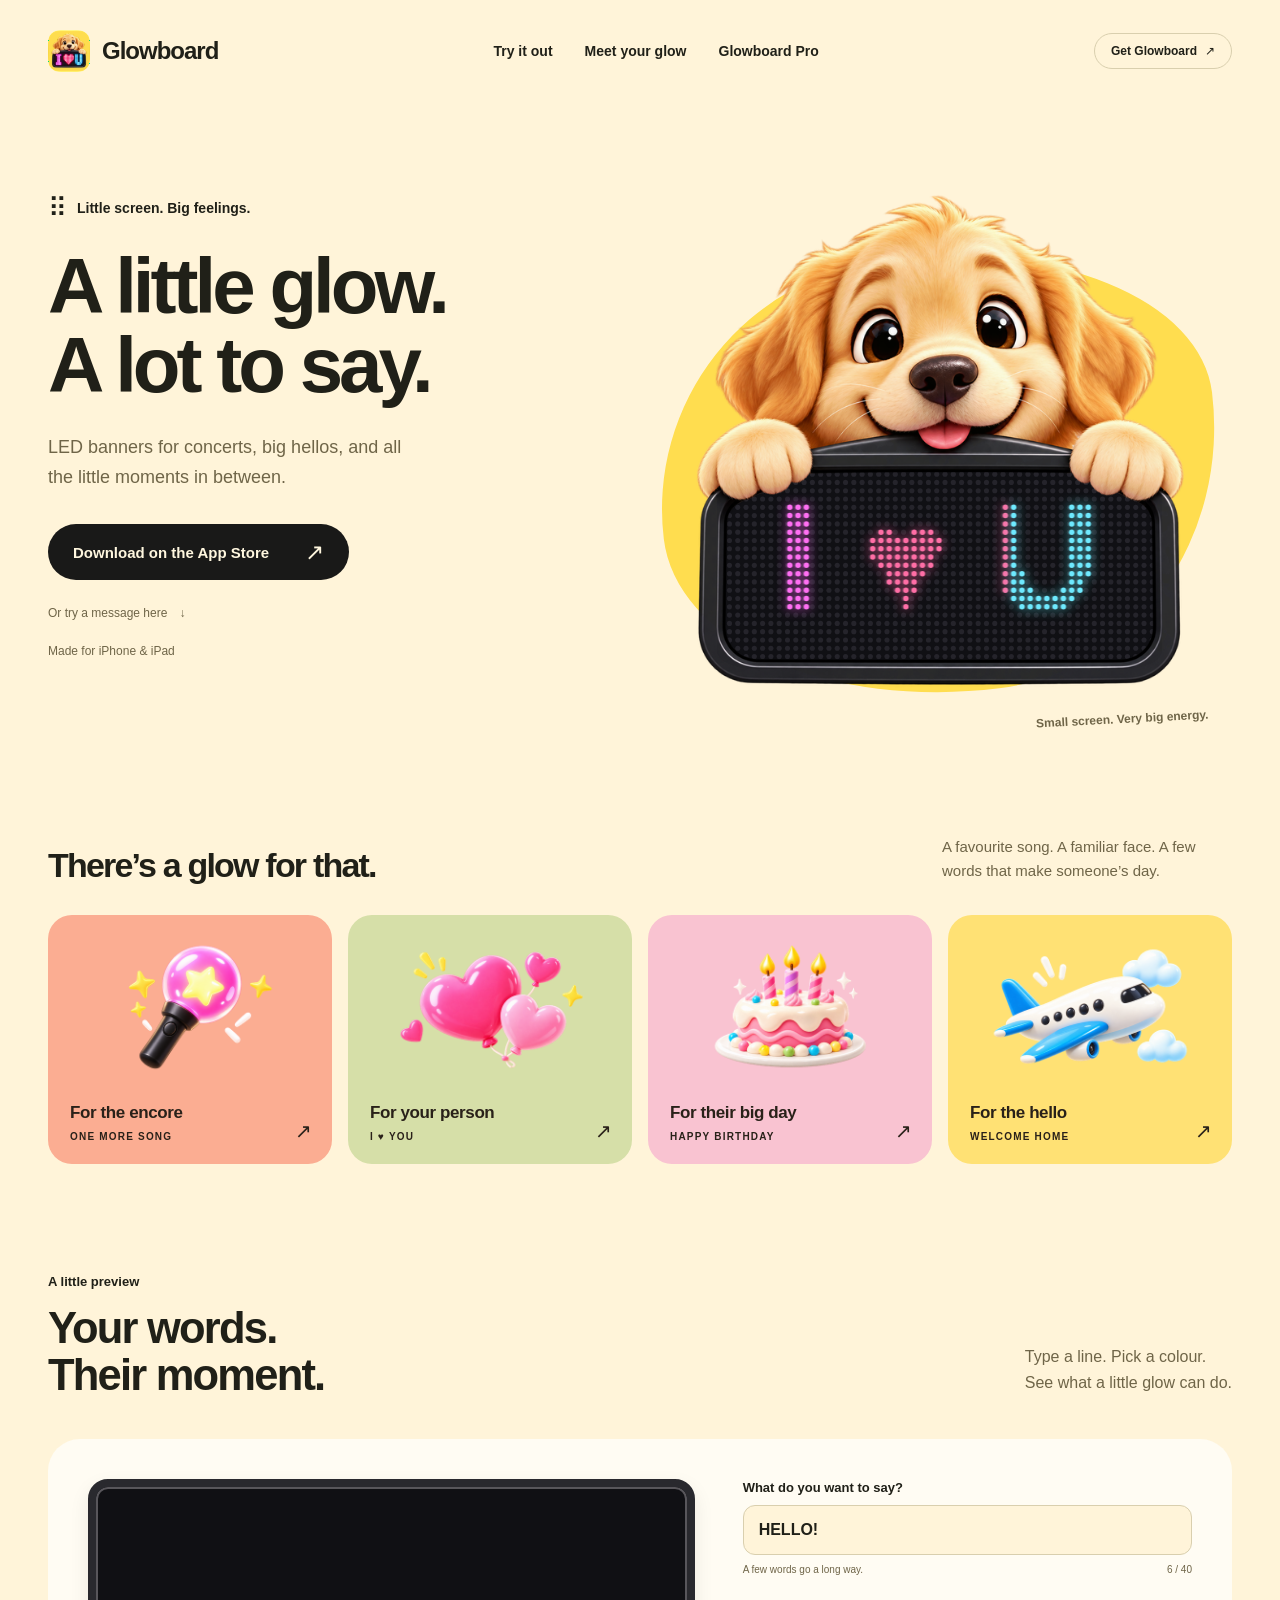
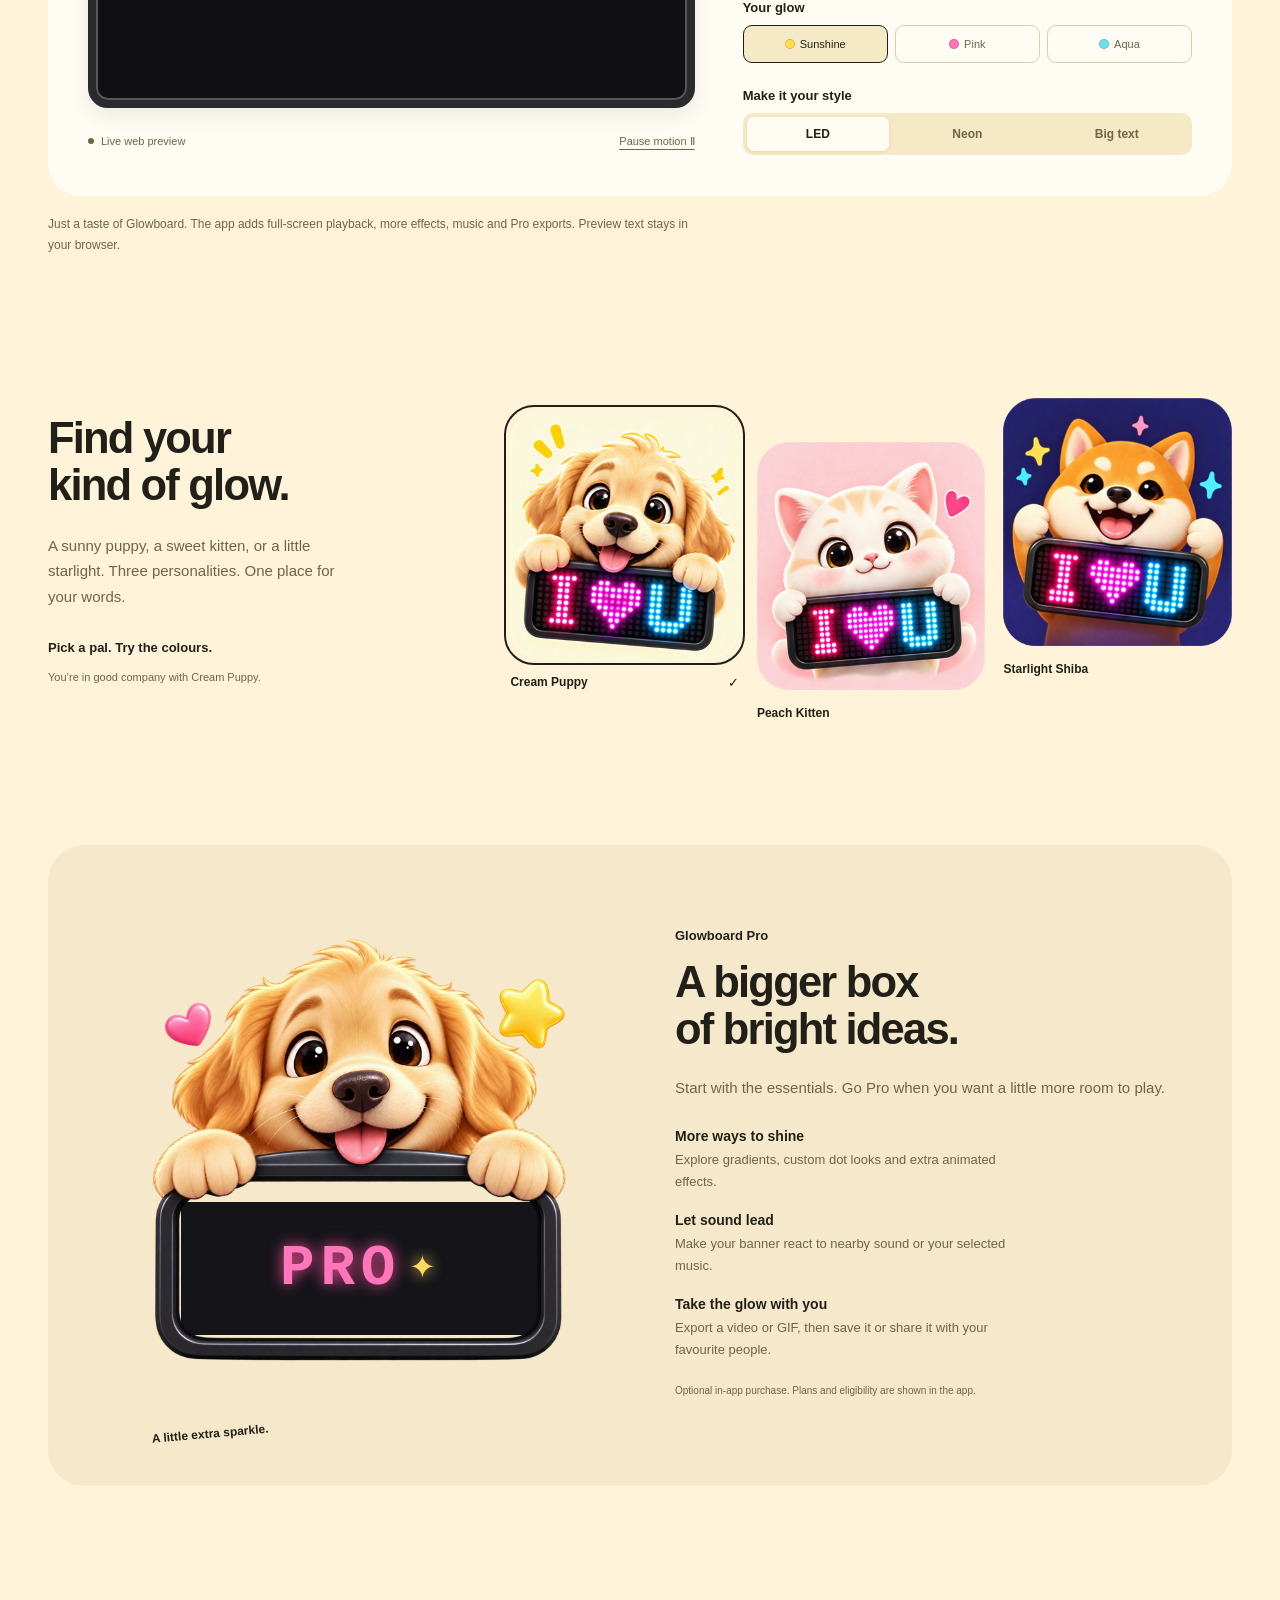
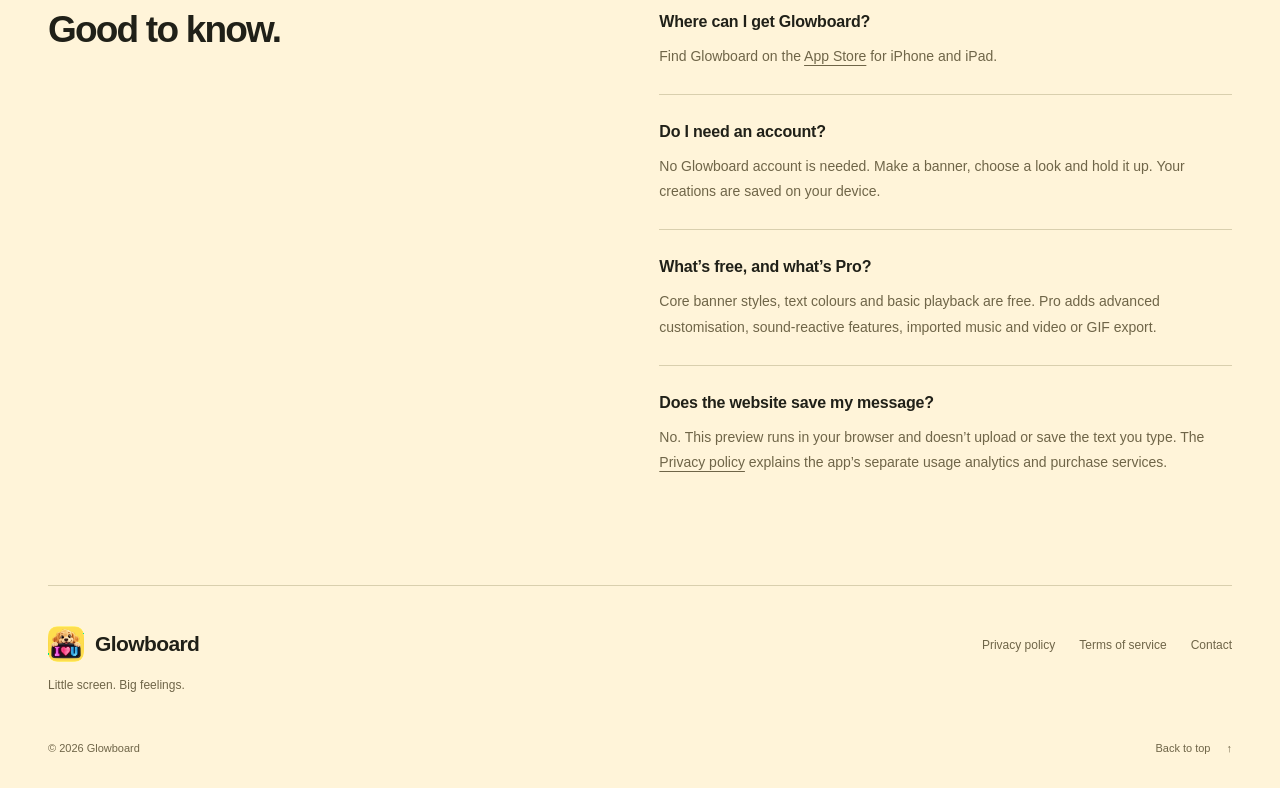
<file: public/index.html>
<!doctype html>
<html lang="en">
<head>
  <meta charset="utf-8">
  <meta name="viewport" content="width=device-width, initial-scale=1">
  <meta name="description" content="A little glow. A lot to say. Meet Glowboard, a playful LED banner app for iPhone and iPad. Try a message, find your favourite theme, and make it shine.">
  <meta name="theme-color" content="#fff4d9">
  <meta property="og:type" content="website">
  <meta property="og:title" content="Glowboard — A little glow. A lot to say.">
  <meta property="og:description" content="LED banners for concerts, big hellos, and the little moments in between. Make your message glow with Glowboard for iPhone and iPad.">
  <meta property="og:url" content="https://vonzen.github.io/Glowboard/">
  <meta property="og:image" content="https://vonzen.github.io/Glowboard/assets/theme-cream.png">
  <meta name="twitter:card" content="summary">
  <title>Glowboard — LED banners with a little personality</title>
  <link rel="canonical" href="https://vonzen.github.io/Glowboard/">
  <link rel="icon" href="assets/app-icon.png" type="image/png">
  <link rel="stylesheet" href="assets/site.css">
  <link rel="stylesheet" href="assets/landing.css">
  <script src="assets/landing.js" defer></script>
</head>
<body class="landing-page" data-theme="cream">
  <a class="skip-link" href="#main">Skip to content</a>
  <header class="landing-header wide-container">
    <a class="brand" href="./" aria-label="Glowboard home"><img src="assets/app-icon.png" width="42" height="42" alt=""><span>Glowboard</span></a>
    <nav aria-label="Main navigation">
      <a href="#playground">Try it out</a>
      <a href="#themes">Meet your glow</a>
      <a href="#pro">Glowboard Pro</a>
    </nav>
    <a class="availability" href="https://apps.apple.com/app/id6822701782">Get Glowboard <span aria-hidden="true">↗</span></a>
  </header>
  <main id="main">
    <section class="hero wide-container" aria-labelledby="hero-title">
      <div class="hero-copy">
        <p class="hero-kicker"><span class="tiny-dots" aria-hidden="true">⠿</span> Little screen. Big feelings.</p>
        <h1 id="hero-title">A little glow.<br> A lot to say.</h1>
        <p class="hero-description">LED banners for concerts, big hellos, and all the little moments in between.</p>
        <a class="primary-button" href="https://apps.apple.com/app/id6822701782">Download on the App Store <span aria-hidden="true">↗</span></a>
        <a class="try-link" href="#playground">Or try a message here <span aria-hidden="true">↓</span></a>
        <p class="platform-note">Made for iPhone &amp; iPad</p>
      </div>
      <figure class="hero-art">
        <div class="mascot-board">
          <div class="mascot-screen board-surface">
            <span class="banner-fallback" aria-hidden="true">I ♥ U</span>
            <canvas data-board="hero" data-text="I ♥ U" role="img" aria-label="Live LED banner illustration: I love you">I love you</canvas>
          </div>
          <img id="hero-mascot" class="mascot-image" src="assets/mascot-cream.png" width="720" height="720" alt="A golden puppy holding your glowing message" fetchpriority="high">
        </div>
        <figcaption>Small screen. Very big energy.</figcaption>
      </figure>
    </section>

    <section class="moments wide-container" aria-labelledby="moments-title">
      <div class="section-intro">
        <h2 id="moments-title">There’s a glow for that.</h2>
        <p>A favourite song. A familiar face. A few words that make someone’s day.</p>
      </div>
      <div class="moment-grid">
        <a class="moment-card concert" href="#playground" data-message="ONE MORE SONG" data-preset-color="aqua">
          <img src="assets/scene-concert.png" width="426" height="276" alt="" loading="lazy">
          <span class="moment-copy"><strong>For the encore</strong><span>ONE MORE SONG</span></span><span class="moment-arrow" aria-hidden="true">↗</span>
        </a>
        <a class="moment-card love" href="#playground" data-message="I ♥ YOU" data-preset-color="pink">
          <img src="assets/scene-love.png" width="426" height="276" alt="" loading="lazy">
          <span class="moment-copy"><strong>For your person</strong><span>I ♥ YOU</span></span><span class="moment-arrow" aria-hidden="true">↗</span>
        </a>
        <a class="moment-card birthday" href="#playground" data-message="HAPPY BIRTHDAY" data-preset-color="pink">
          <img src="assets/scene-birthday.png" width="426" height="276" alt="" loading="lazy">
          <span class="moment-copy"><strong>For their big day</strong><span>HAPPY BIRTHDAY</span></span><span class="moment-arrow" aria-hidden="true">↗</span>
        </a>
        <a class="moment-card airport" href="#playground" data-message="WELCOME HOME" data-preset-color="sunshine">
          <img src="assets/scene-airport.png" width="426" height="276" alt="" loading="lazy">
          <span class="moment-copy"><strong>For the hello</strong><span>WELCOME HOME</span></span><span class="moment-arrow" aria-hidden="true">↗</span>
        </a>
      </div>
    </section>

    <section class="playground wide-container" id="playground" aria-labelledby="playground-title">
      <div class="playground-heading">
        <div><p class="section-label">A little preview</p><h2 id="playground-title">Your words.<br> Their moment.</h2></div>
        <p>Type a line. Pick a colour.<br> See what a little glow can do.</p>
      </div>
      <div class="playground-panel">
        <div class="demo-display">
          <div class="demo-board board-surface">
            <span class="banner-fallback" aria-hidden="true">HELLO!</span>
            <canvas data-board="playground" data-text="HELLO!" role="img" aria-label="LED banner preview: HELLO!">HELLO!</canvas>
          </div>
          <div class="display-caption"><span><span class="status-dot" aria-hidden="true"></span> Live web preview</span><button class="motion-button" id="motion-toggle" type="button" aria-pressed="false" hidden>Pause motion <span aria-hidden="true">Ⅱ</span></button></div>
        </div>
        <div class="demo-controls" id="demo-controls" hidden>
          <div class="message-field">
            <label for="message">What do you want to say?</label>
            <input id="message" name="message" value="HELLO!" maxlength="40" autocomplete="off" spellcheck="false" aria-describedby="message-hint message-count">
            <div class="input-meta"><span id="message-hint">A few words go a long way.</span><span id="message-count">6 / 40</span></div>
          </div>
          <fieldset><legend>Your glow</legend><div class="colour-options">
            <button type="button" class="colour-choice sunshine" data-color="sunshine" aria-pressed="true"><span aria-hidden="true"></span>Sunshine</button>
            <button type="button" class="colour-choice pink" data-color="pink" aria-pressed="false"><span aria-hidden="true"></span>Pink</button>
            <button type="button" class="colour-choice aqua" data-color="aqua" aria-pressed="false"><span aria-hidden="true"></span>Aqua</button>
          </div></fieldset>
          <fieldset><legend>Make it your style</legend><div class="style-options">
            <button type="button" data-style="led" aria-pressed="true">LED</button>
            <button type="button" data-style="neon" aria-pressed="false">Neon</button>
            <button type="button" data-style="big" aria-pressed="false">Big text</button>
          </div></fieldset>
        </div>
        <noscript><p class="no-script">Enable JavaScript to try the interactive preview. You can still explore Glowboard and its themes below.</p></noscript>
      </div>
      <p class="preview-note">Just a taste of Glowboard. The app adds full-screen playback, more effects, music and Pro exports. Preview text stays in your browser.</p>
      <p class="sr-only" id="preview-status" role="status" aria-live="polite"></p>
    </section>

    <section class="themes wide-container" id="themes" aria-labelledby="themes-title">
      <div class="theme-copy">
        <h2 id="themes-title">Find your<br> kind of glow.</h2>
        <p>A sunny puppy, a sweet kitten, or a little starlight. Three personalities. One place for your words.</p>
        <p class="theme-instruction">Pick a pal. Try the colours.</p>
        <p class="theme-current" id="theme-status" role="status">You’re in good company with Cream Puppy.</p>
      </div>
      <div class="theme-options" role="group" aria-label="Preview an interface theme">
        <button type="button" class="theme-choice" data-theme-choice="cream" aria-pressed="true" aria-label="Try the Cream Puppy theme" disabled>
          <span class="theme-image"><img src="assets/theme-cream.png" width="360" height="390" alt="Golden puppy with an I love you LED banner on a yellow background" loading="lazy"></span>
          <span class="theme-choice-label">Cream Puppy<span class="theme-check" aria-hidden="true">✓</span></span>
        </button>
        <button type="button" class="theme-choice" data-theme-choice="peach" aria-pressed="false" aria-label="Try the Peach Kitten theme" disabled>
          <span class="theme-image"><img src="assets/theme-peach.png" width="360" height="390" alt="Kitten with an I love you LED banner on a peach-pink background" loading="lazy"></span>
          <span class="theme-choice-label">Peach Kitten<span class="theme-check" aria-hidden="true">✓</span></span>
        </button>
        <button type="button" class="theme-choice" data-theme-choice="star" aria-pressed="false" aria-label="Try the Starlight Shiba theme" disabled>
          <span class="theme-image"><img src="assets/theme-star.png" width="360" height="390" alt="Shiba with an I love you LED banner on a starry purple background" loading="lazy"></span>
          <span class="theme-choice-label">Starlight Shiba<span class="theme-check" aria-hidden="true">✓</span></span>
        </button>
      </div>
    </section>

    <section class="pro-section wide-container" id="pro" aria-labelledby="pro-title">
      <div class="pro-art" aria-hidden="true">
        <div class="pro-illustration"><div class="pro-sign">PRO <span>✦</span></div><img src="assets/pro-puppy.png" width="720" height="720" alt="" loading="lazy"></div>
        <span class="pro-sticker">A little extra sparkle.</span>
      </div>
      <div class="pro-copy">
        <p class="section-label">Glowboard Pro</p>
        <h2 id="pro-title">A bigger box<br> of bright ideas.</h2>
        <p>Start with the essentials. Go Pro when you want a little more room to play.</p>
        <dl class="pro-features">
          <div><dt>More ways to shine</dt><dd>Explore gradients, custom dot looks and extra animated effects.</dd></div>
          <div><dt>Let sound lead</dt><dd>Make your banner react to nearby sound or your selected music.</dd></div>
          <div><dt>Take the glow with you</dt><dd>Export a video or GIF, then save it or share it with your favourite people.</dd></div>
        </dl>
        <p class="pro-note">Optional in-app purchase. Plans and eligibility are shown in the app.</p>
      </div>
    </section>

    <section class="questions wide-container" id="availability" aria-labelledby="questions-title">
      <h2 id="questions-title">Good to know.</h2>
      <dl class="question-list">
        <div><dt>Where can I get Glowboard?</dt><dd>Find Glowboard on the <a href="https://apps.apple.com/app/id6822701782">App Store</a> for iPhone and iPad.</dd></div>
        <div><dt>Do I need an account?</dt><dd>No Glowboard account is needed. Make a banner, choose a look and hold it up. Your creations are saved on your device.</dd></div>
        <div><dt>What’s free, and what’s Pro?</dt><dd>Core banner styles, text colours and basic playback are free. Pro adds advanced customisation, sound-reactive features, imported music and video or GIF export.</dd></div>
        <div><dt>Does the website save my message?</dt><dd>No. This preview runs in your browser and doesn’t upload or save the text you type. The <a href="privacypolicy/">Privacy policy</a> explains the app’s separate usage analytics and purchase services.</dd></div>
      </dl>
    </section>
  </main>
  <footer class="landing-footer wide-container">
    <div class="footer-brand-block"><a class="brand" href="./"><img src="assets/app-icon.png" width="36" height="36" alt=""><span>Glowboard</span></a><p>Little screen. Big feelings.</p></div>
    <nav class="footer-links" aria-label="Legal and support">
      <a href="privacypolicy/">Privacy policy</a>
      <a href="termsofservice/">Terms of service</a>
      <a href="mailto:vonzenappstudio@gmail.com">Contact</a>
    </nav>
    <div class="footer-bottom"><p>© 2026 Glowboard</p><a href="#main">Back to top <span aria-hidden="true">↑</span></a></div>
  </footer>
</body>
</html>
</file>
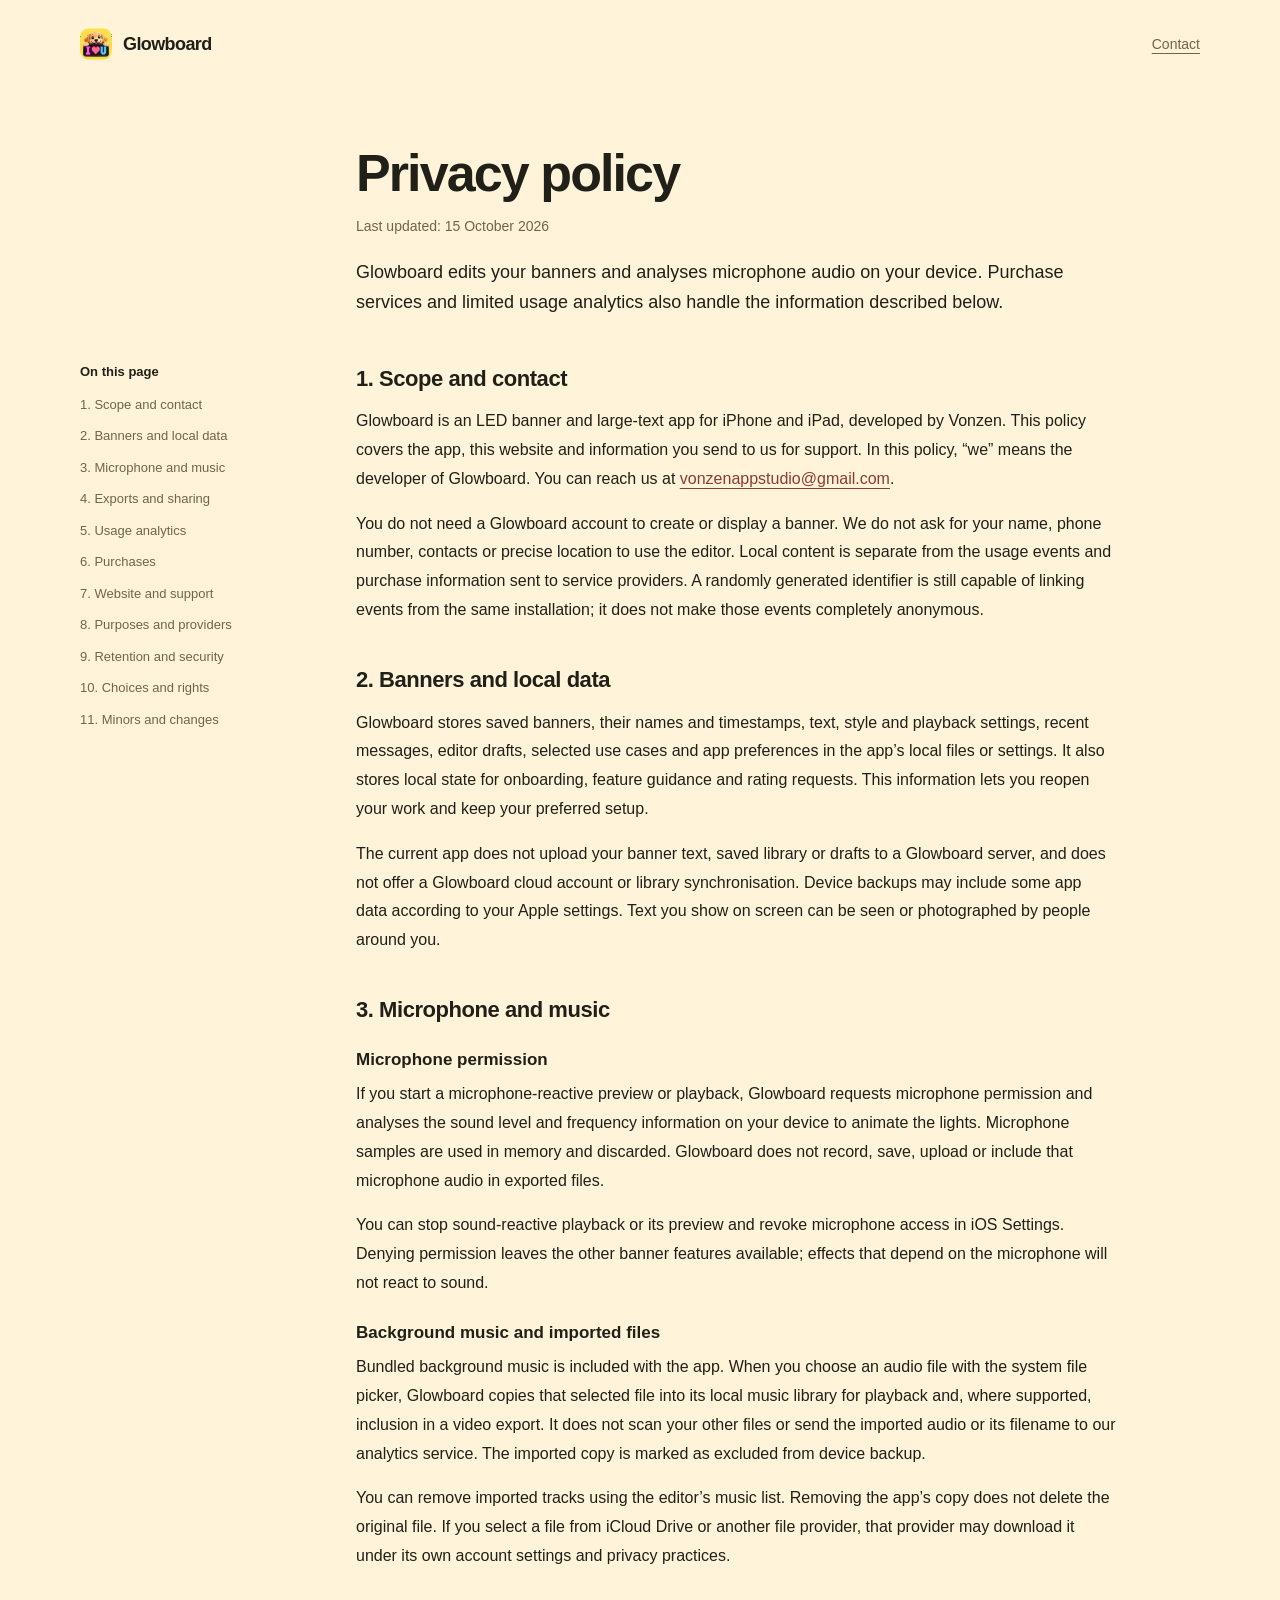
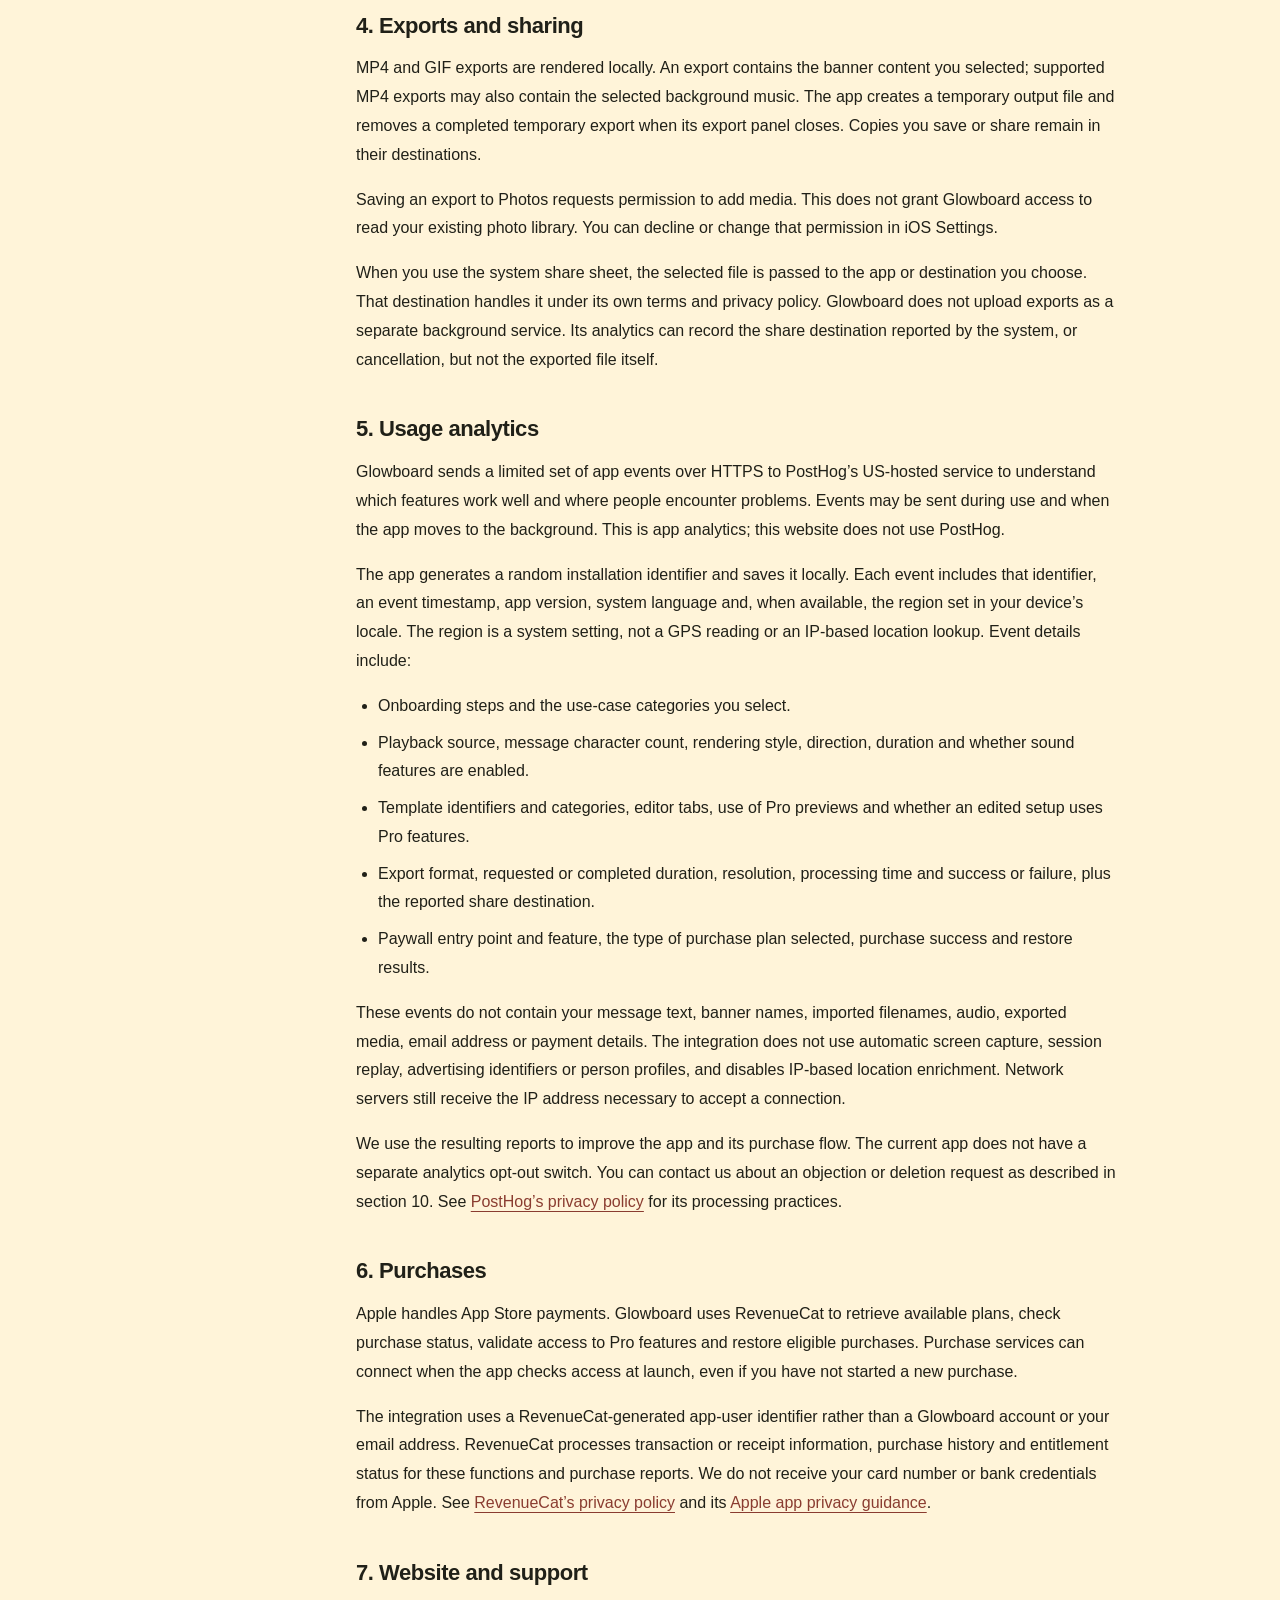
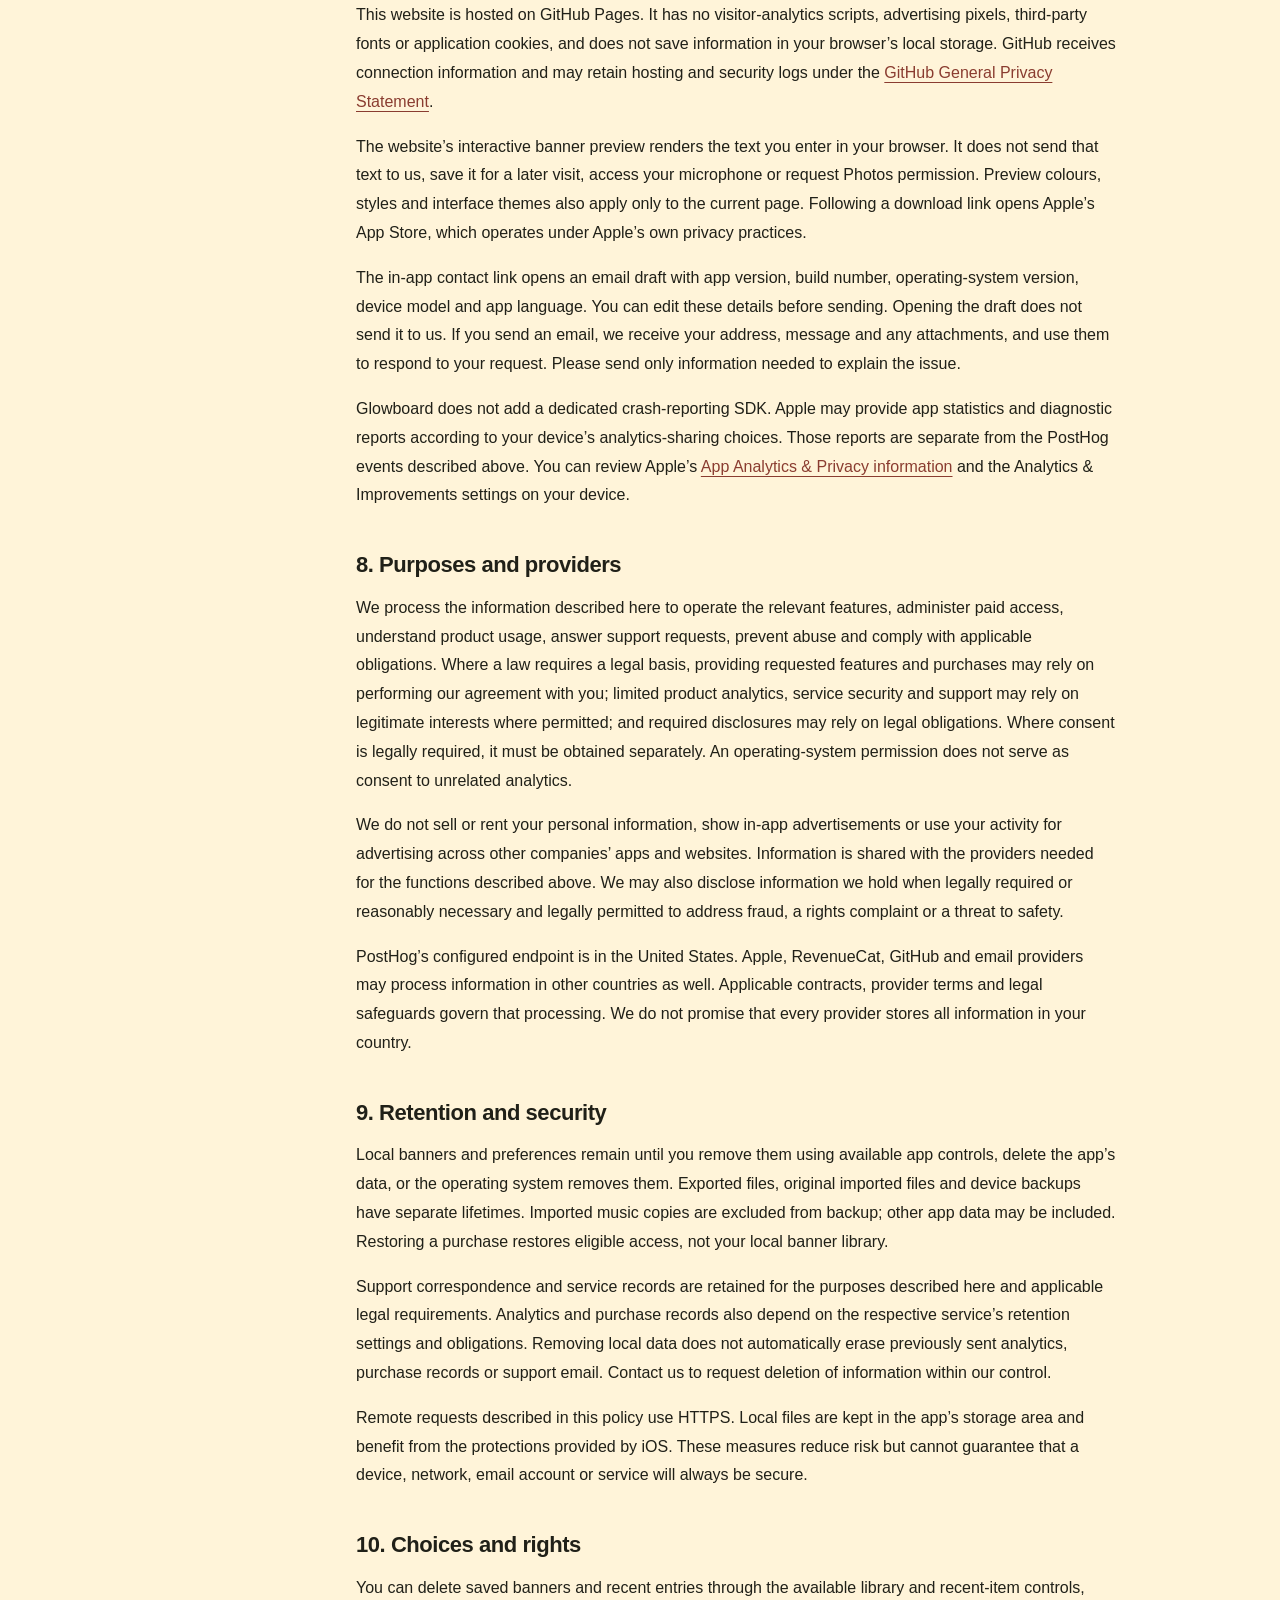
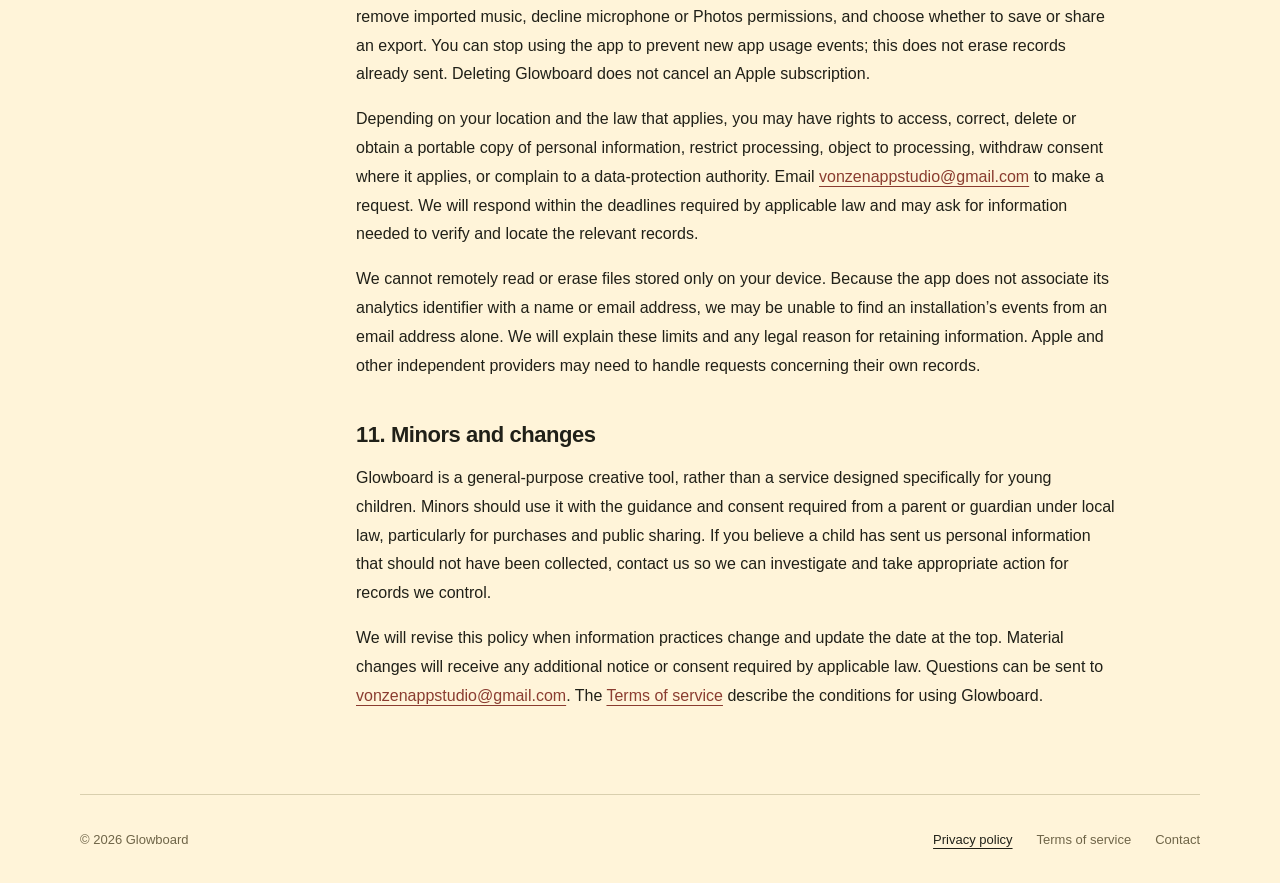
<file: public/privacypolicy/index.html>
<!doctype html>
<html lang="en">
<head>
  <meta charset="utf-8">
  <meta name="viewport" content="width=device-width, initial-scale=1">
  <meta name="description" content="How Glowboard handles your banners, microphone audio, imported music, exports, usage analytics and purchases.">
  <meta name="theme-color" content="#fff4d9">
  <title>Privacy policy · Glowboard</title>
  <link rel="canonical" href="https://vonzen.github.io/Glowboard/privacypolicy/">
  <link rel="icon" href="../assets/app-icon.png" type="image/png">
  <link rel="stylesheet" href="../assets/site.css">
</head>
<body>
  <a class="skip-link" href="#main">Skip to content</a>
  <header class="site-header container">
    <a class="brand" href="../"><img src="../assets/app-icon.png" width="32" height="32" alt=""><span>Glowboard</span></a>
    <a href="mailto:vonzenappstudio@gmail.com">Contact</a>
  </header>
  <main class="container" id="main">
    <header class="doc-header">
      <h1>Privacy policy</h1>
      <p class="updated">Last updated: <time datetime="2026-10-15">15 October 2026</time></p>
      <p>Glowboard edits your banners and analyses microphone audio on your device. Purchase services and limited usage analytics also handle the information described below.</p>
    </header>
    <div class="legal-layout">
      <nav class="contents" aria-label="Privacy policy contents">
        <h2>On this page</h2>
        <ol>
          <li><a href="#about">1. Scope and contact</a></li>
          <li><a href="#local-data">2. Banners and local data</a></li>
          <li><a href="#sound">3. Microphone and music</a></li>
          <li><a href="#exports">4. Exports and sharing</a></li>
          <li><a href="#analytics">5. Usage analytics</a></li>
          <li><a href="#purchases">6. Purchases</a></li>
          <li><a href="#website-support">7. Website and support</a></li>
          <li><a href="#purposes">8. Purposes and providers</a></li>
          <li><a href="#retention">9. Retention and security</a></li>
          <li><a href="#choices">10. Choices and rights</a></li>
          <li><a href="#children-changes">11. Minors and changes</a></li>
        </ol>
      </nav>
      <article class="legal-content" aria-label="Privacy policy">
        <details class="mobile-contents">
          <summary>On this page</summary>
          <ol>
            <li><a href="#about">1. Scope and contact</a></li>
            <li><a href="#local-data">2. Banners and local data</a></li>
            <li><a href="#sound">3. Microphone and music</a></li>
            <li><a href="#exports">4. Exports and sharing</a></li>
            <li><a href="#analytics">5. Usage analytics</a></li>
            <li><a href="#purchases">6. Purchases</a></li>
            <li><a href="#website-support">7. Website and support</a></li>
            <li><a href="#purposes">8. Purposes and providers</a></li>
            <li><a href="#retention">9. Retention and security</a></li>
            <li><a href="#choices">10. Choices and rights</a></li>
            <li><a href="#children-changes">11. Minors and changes</a></li>
          </ol>
        </details>
        <section id="about">
          <h2>1. Scope and contact</h2>
          <p>Glowboard is an LED banner and large-text app for iPhone and iPad, developed by Vonzen. This policy covers the app, this website and information you send to us for support. In this policy, “we” means the developer of Glowboard. You can reach us at <a href="mailto:vonzenappstudio@gmail.com">vonzenappstudio@gmail.com</a>.</p>
          <p>You do not need a Glowboard account to create or display a banner. We do not ask for your name, phone number, contacts or precise location to use the editor. Local content is separate from the usage events and purchase information sent to service providers. A randomly generated identifier is still capable of linking events from the same installation; it does not make those events completely anonymous.</p>
        </section>
        <section id="local-data">
          <h2>2. Banners and local data</h2>
          <p>Glowboard stores saved banners, their names and timestamps, text, style and playback settings, recent messages, editor drafts, selected use cases and app preferences in the app’s local files or settings. It also stores local state for onboarding, feature guidance and rating requests. This information lets you reopen your work and keep your preferred setup.</p>
          <p>The current app does not upload your banner text, saved library or drafts to a Glowboard server, and does not offer a Glowboard cloud account or library synchronisation. Device backups may include some app data according to your Apple settings. Text you show on screen can be seen or photographed by people around you.</p>
        </section>
        <section id="sound">
          <h2>3. Microphone and music</h2>
          <h3>Microphone permission</h3>
          <p>If you start a microphone-reactive preview or playback, Glowboard requests microphone permission and analyses the sound level and frequency information on your device to animate the lights. Microphone samples are used in memory and discarded. Glowboard does not record, save, upload or include that microphone audio in exported files.</p>
          <p>You can stop sound-reactive playback or its preview and revoke microphone access in iOS Settings. Denying permission leaves the other banner features available; effects that depend on the microphone will not react to sound.</p>
          <h3>Background music and imported files</h3>
          <p>Bundled background music is included with the app. When you choose an audio file with the system file picker, Glowboard copies that selected file into its local music library for playback and, where supported, inclusion in a video export. It does not scan your other files or send the imported audio or its filename to our analytics service. The imported copy is marked as excluded from device backup.</p>
          <p>You can remove imported tracks using the editor’s music list. Removing the app’s copy does not delete the original file. If you select a file from iCloud Drive or another file provider, that provider may download it under its own account settings and privacy practices.</p>
        </section>
        <section id="exports">
          <h2>4. Exports and sharing</h2>
          <p>MP4 and GIF exports are rendered locally. An export contains the banner content you selected; supported MP4 exports may also contain the selected background music. The app creates a temporary output file and removes a completed temporary export when its export panel closes. Copies you save or share remain in their destinations.</p>
          <p>Saving an export to Photos requests permission to add media. This does not grant Glowboard access to read your existing photo library. You can decline or change that permission in iOS Settings.</p>
          <p>When you use the system share sheet, the selected file is passed to the app or destination you choose. That destination handles it under its own terms and privacy policy. Glowboard does not upload exports as a separate background service. Its analytics can record the share destination reported by the system, or cancellation, but not the exported file itself.</p>
        </section>
        <section id="analytics">
          <h2>5. Usage analytics</h2>
          <p>Glowboard sends a limited set of app events over HTTPS to PostHog’s US-hosted service to understand which features work well and where people encounter problems. Events may be sent during use and when the app moves to the background. This is app analytics; this website does not use PostHog.</p>
          <p>The app generates a random installation identifier and saves it locally. Each event includes that identifier, an event timestamp, app version, system language and, when available, the region set in your device’s locale. The region is a system setting, not a GPS reading or an IP-based location lookup. Event details include:</p>
          <ul>
            <li>Onboarding steps and the use-case categories you select.</li>
            <li>Playback source, message character count, rendering style, direction, duration and whether sound features are enabled.</li>
            <li>Template identifiers and categories, editor tabs, use of Pro previews and whether an edited setup uses Pro features.</li>
            <li>Export format, requested or completed duration, resolution, processing time and success or failure, plus the reported share destination.</li>
            <li>Paywall entry point and feature, the type of purchase plan selected, purchase success and restore results.</li>
          </ul>
          <p>These events do not contain your message text, banner names, imported filenames, audio, exported media, email address or payment details. The integration does not use automatic screen capture, session replay, advertising identifiers or person profiles, and disables IP-based location enrichment. Network servers still receive the IP address necessary to accept a connection.</p>
          <p>We use the resulting reports to improve the app and its purchase flow. The current app does not have a separate analytics opt-out switch. You can contact us about an objection or deletion request as described in section 10. See <a href="https://posthog.com/privacy">PostHog’s privacy policy</a> for its processing practices.</p>
        </section>
        <section id="purchases">
          <h2>6. Purchases</h2>
          <p>Apple handles App Store payments. Glowboard uses RevenueCat to retrieve available plans, check purchase status, validate access to Pro features and restore eligible purchases. Purchase services can connect when the app checks access at launch, even if you have not started a new purchase.</p>
          <p>The integration uses a RevenueCat-generated app-user identifier rather than a Glowboard account or your email address. RevenueCat processes transaction or receipt information, purchase history and entitlement status for these functions and purchase reports. We do not receive your card number or bank credentials from Apple. See <a href="https://www.revenuecat.com/privacy">RevenueCat’s privacy policy</a> and its <a href="https://www.revenuecat.com/docs/platform-resources/apple-platform-resources/apple-app-privacy">Apple app privacy guidance</a>.</p>
        </section>
        <section id="website-support">
          <h2>7. Website and support</h2>
          <p>This website is hosted on GitHub Pages. It has no visitor-analytics scripts, advertising pixels, third-party fonts or application cookies, and does not save information in your browser’s local storage. GitHub receives connection information and may retain hosting and security logs under the <a href="https://docs.github.com/en/site-policy/privacy-policies/github-general-privacy-statement">GitHub General Privacy Statement</a>.</p>
          <p>The website’s interactive banner preview renders the text you enter in your browser. It does not send that text to us, save it for a later visit, access your microphone or request Photos permission. Preview colours, styles and interface themes also apply only to the current page. Following a download link opens Apple’s App Store, which operates under Apple’s own privacy practices.</p>
          <p>The in-app contact link opens an email draft with app version, build number, operating-system version, device model and app language. You can edit these details before sending. Opening the draft does not send it to us. If you send an email, we receive your address, message and any attachments, and use them to respond to your request. Please send only information needed to explain the issue.</p>
          <p>Glowboard does not add a dedicated crash-reporting SDK. Apple may provide app statistics and diagnostic reports according to your device’s analytics-sharing choices. Those reports are separate from the PostHog events described above. You can review Apple’s <a href="https://www.apple.com/legal/privacy/data/en/app-analytics/">App Analytics &amp; Privacy information</a> and the Analytics &amp; Improvements settings on your device.</p>
        </section>
        <section id="purposes">
          <h2>8. Purposes and providers</h2>
          <p>We process the information described here to operate the relevant features, administer paid access, understand product usage, answer support requests, prevent abuse and comply with applicable obligations. Where a law requires a legal basis, providing requested features and purchases may rely on performing our agreement with you; limited product analytics, service security and support may rely on legitimate interests where permitted; and required disclosures may rely on legal obligations. Where consent is legally required, it must be obtained separately. An operating-system permission does not serve as consent to unrelated analytics.</p>
          <p>We do not sell or rent your personal information, show in-app advertisements or use your activity for advertising across other companies’ apps and websites. Information is shared with the providers needed for the functions described above. We may also disclose information we hold when legally required or reasonably necessary and legally permitted to address fraud, a rights complaint or a threat to safety.</p>
          <p>PostHog’s configured endpoint is in the United States. Apple, RevenueCat, GitHub and email providers may process information in other countries as well. Applicable contracts, provider terms and legal safeguards govern that processing. We do not promise that every provider stores all information in your country.</p>
        </section>
        <section id="retention">
          <h2>9. Retention and security</h2>
          <p>Local banners and preferences remain until you remove them using available app controls, delete the app’s data, or the operating system removes them. Exported files, original imported files and device backups have separate lifetimes. Imported music copies are excluded from backup; other app data may be included. Restoring a purchase restores eligible access, not your local banner library.</p>
          <p>Support correspondence and service records are retained for the purposes described here and applicable legal requirements. Analytics and purchase records also depend on the respective service’s retention settings and obligations. Removing local data does not automatically erase previously sent analytics, purchase records or support email. Contact us to request deletion of information within our control.</p>
          <p>Remote requests described in this policy use HTTPS. Local files are kept in the app’s storage area and benefit from the protections provided by iOS. These measures reduce risk but cannot guarantee that a device, network, email account or service will always be secure.</p>
        </section>
        <section id="choices">
          <h2>10. Choices and rights</h2>
          <p>You can delete saved banners and recent entries through the available library and recent-item controls, remove imported music, decline microphone or Photos permissions, and choose whether to save or share an export. You can stop using the app to prevent new app usage events; this does not erase records already sent. Deleting Glowboard does not cancel an Apple subscription.</p>
          <p>Depending on your location and the law that applies, you may have rights to access, correct, delete or obtain a portable copy of personal information, restrict processing, object to processing, withdraw consent where it applies, or complain to a data-protection authority. Email <a href="mailto:vonzenappstudio@gmail.com">vonzenappstudio@gmail.com</a> to make a request. We will respond within the deadlines required by applicable law and may ask for information needed to verify and locate the relevant records.</p>
          <p>We cannot remotely read or erase files stored only on your device. Because the app does not associate its analytics identifier with a name or email address, we may be unable to find an installation’s events from an email address alone. We will explain these limits and any legal reason for retaining information. Apple and other independent providers may need to handle requests concerning their own records.</p>
        </section>
        <section id="children-changes">
          <h2>11. Minors and changes</h2>
          <p>Glowboard is a general-purpose creative tool, rather than a service designed specifically for young children. Minors should use it with the guidance and consent required from a parent or guardian under local law, particularly for purchases and public sharing. If you believe a child has sent us personal information that should not have been collected, contact us so we can investigate and take appropriate action for records we control.</p>
          <p>We will revise this policy when information practices change and update the date at the top. Material changes will receive any additional notice or consent required by applicable law. Questions can be sent to <a href="mailto:vonzenappstudio@gmail.com">vonzenappstudio@gmail.com</a>. The <a href="../termsofservice/">Terms of service</a> describe the conditions for using Glowboard.</p>
        </section>
      </article>
    </div>
  </main>
  <footer class="site-footer container">
    <p>© 2026 Glowboard</p>
    <nav class="footer-links" aria-label="Legal and support">
      <a href="../privacypolicy/" aria-current="page">Privacy policy</a>
      <a href="../termsofservice/">Terms of service</a>
      <a href="mailto:vonzenappstudio@gmail.com">Contact</a>
    </nav>
  </footer>
</body>
</html>
</file>
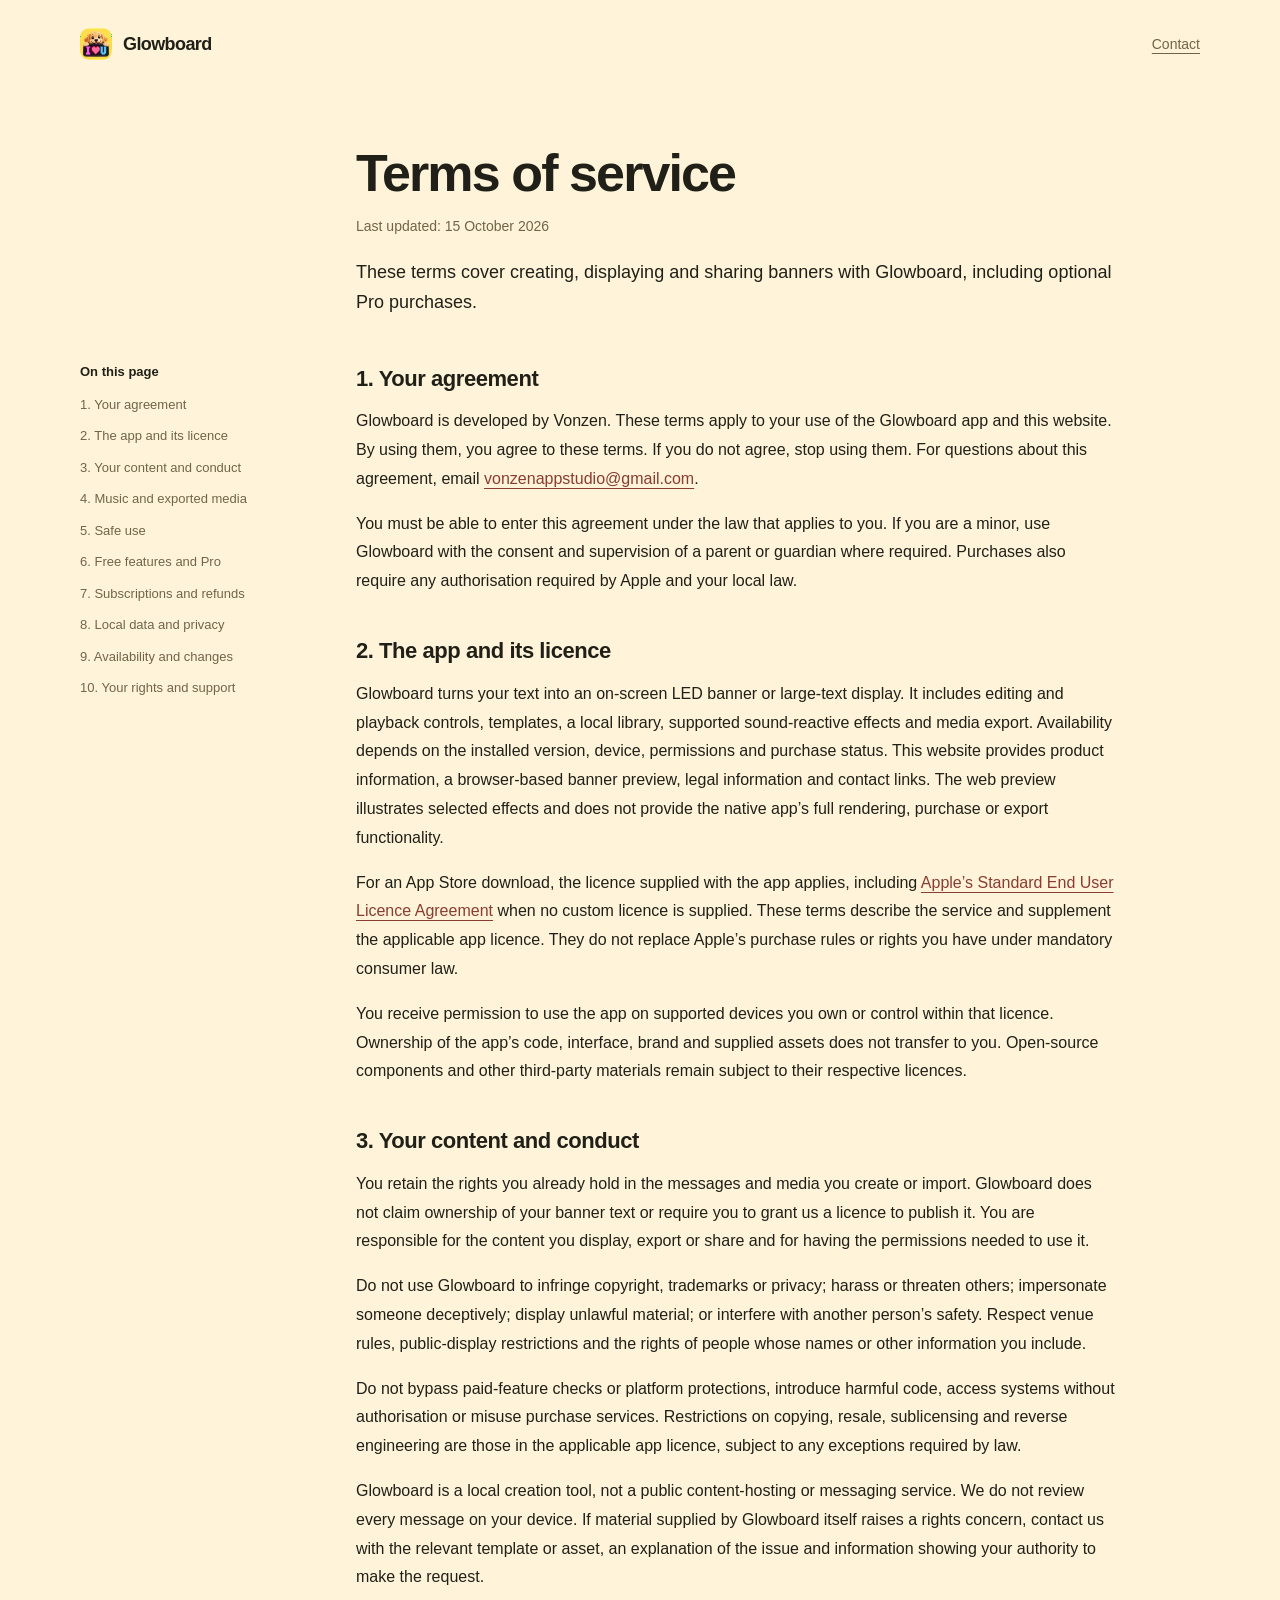
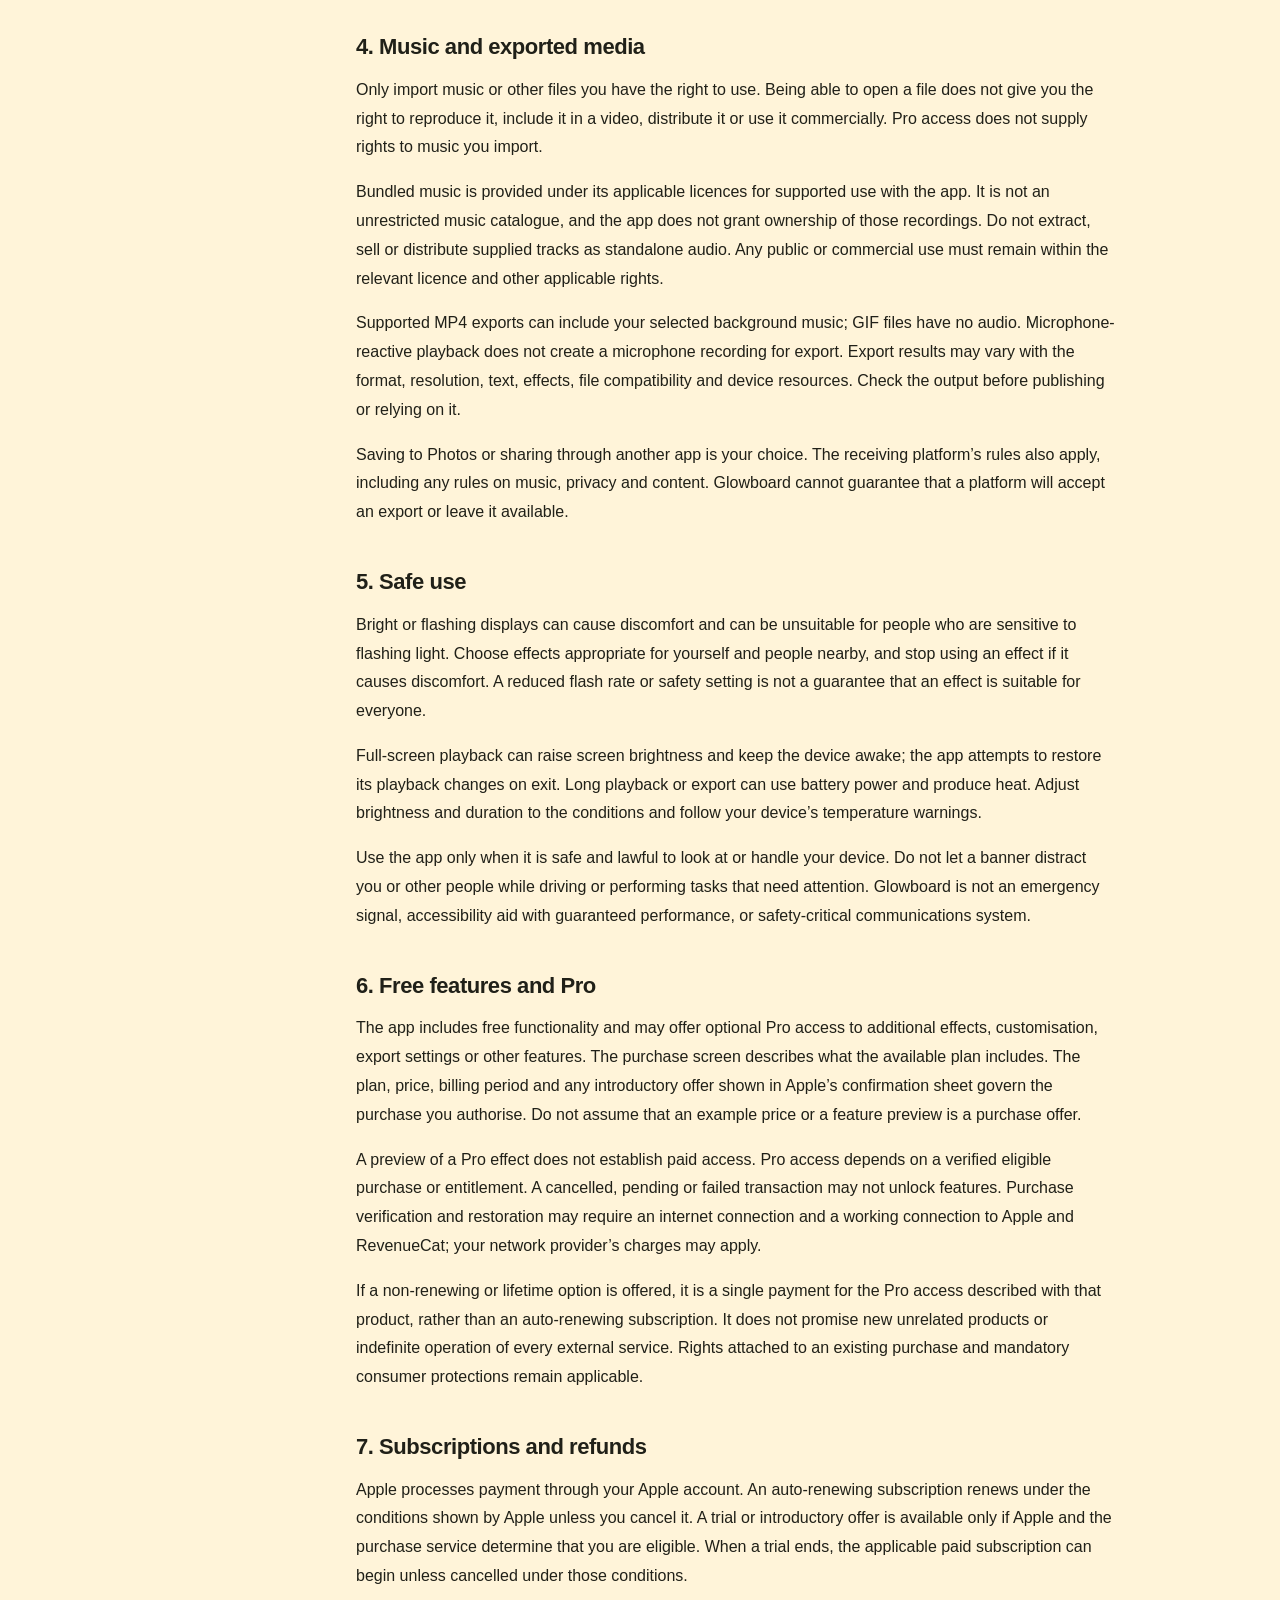
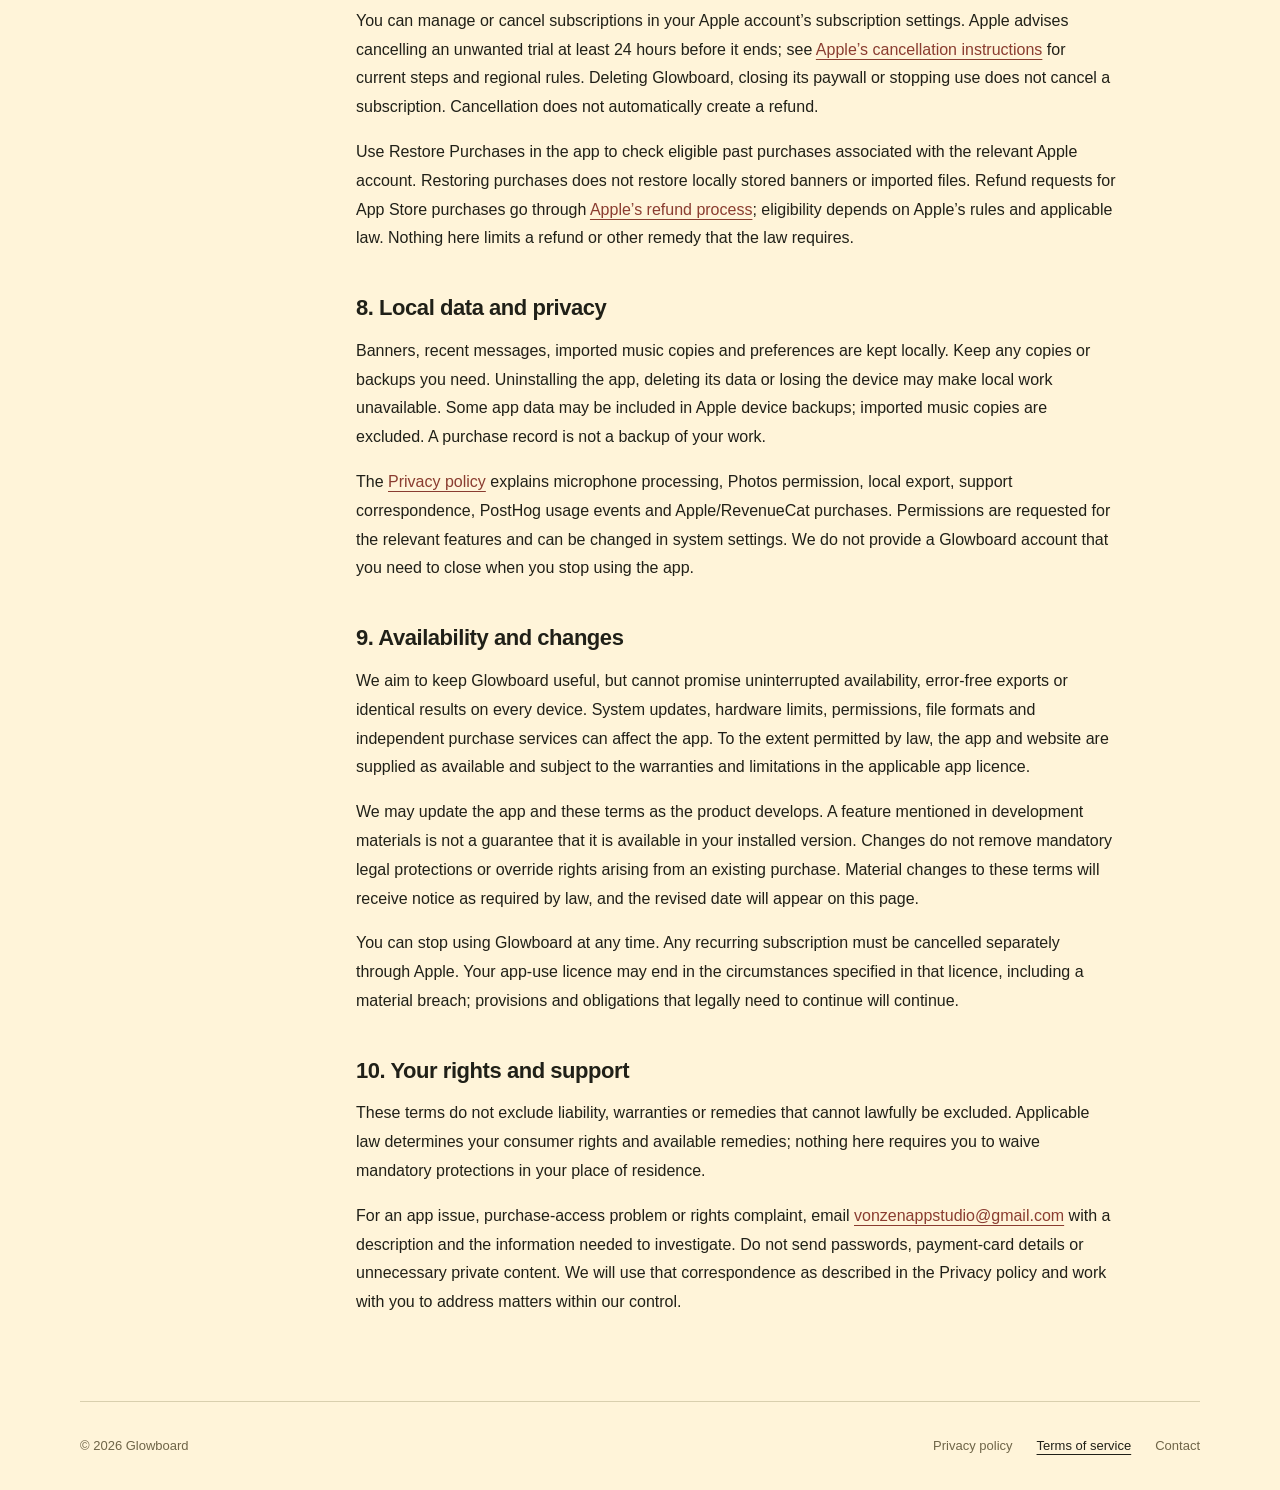
<file: public/termsofservice/index.html>
<!doctype html>
<html lang="en">
<head>
  <meta charset="utf-8">
  <meta name="viewport" content="width=device-width, initial-scale=1">
  <meta name="description" content="Terms for creating and displaying Glowboard banners, exporting media, using music and purchasing Pro features.">
  <meta name="theme-color" content="#fff4d9">
  <title>Terms of service · Glowboard</title>
  <link rel="canonical" href="https://vonzen.github.io/Glowboard/termsofservice/">
  <link rel="icon" href="../assets/app-icon.png" type="image/png">
  <link rel="stylesheet" href="../assets/site.css">
</head>
<body>
  <a class="skip-link" href="#main">Skip to content</a>
  <header class="site-header container">
    <a class="brand" href="../"><img src="../assets/app-icon.png" width="32" height="32" alt=""><span>Glowboard</span></a>
    <a href="mailto:vonzenappstudio@gmail.com">Contact</a>
  </header>
  <main class="container" id="main">
    <header class="doc-header">
      <h1>Terms of service</h1>
      <p class="updated">Last updated: <time datetime="2026-10-15">15 October 2026</time></p>
      <p>These terms cover creating, displaying and sharing banners with Glowboard, including optional Pro purchases.</p>
    </header>
    <div class="legal-layout">
      <nav class="contents" aria-label="Terms of service contents">
        <h2>On this page</h2>
        <ol>
          <li><a href="#agreement">1. Your agreement</a></li>
          <li><a href="#service">2. The app and its licence</a></li>
          <li><a href="#your-content">3. Your content and conduct</a></li>
          <li><a href="#music-exports">4. Music and exported media</a></li>
          <li><a href="#safe-use">5. Safe use</a></li>
          <li><a href="#pro">6. Free features and Pro</a></li>
          <li><a href="#billing">7. Subscriptions and refunds</a></li>
          <li><a href="#local-data">8. Local data and privacy</a></li>
          <li><a href="#availability">9. Availability and changes</a></li>
          <li><a href="#rights-support">10. Your rights and support</a></li>
        </ol>
      </nav>
      <article class="legal-content" aria-label="Terms of service">
        <details class="mobile-contents">
          <summary>On this page</summary>
          <ol>
            <li><a href="#agreement">1. Your agreement</a></li>
            <li><a href="#service">2. The app and its licence</a></li>
            <li><a href="#your-content">3. Your content and conduct</a></li>
            <li><a href="#music-exports">4. Music and exported media</a></li>
            <li><a href="#safe-use">5. Safe use</a></li>
            <li><a href="#pro">6. Free features and Pro</a></li>
            <li><a href="#billing">7. Subscriptions and refunds</a></li>
            <li><a href="#local-data">8. Local data and privacy</a></li>
            <li><a href="#availability">9. Availability and changes</a></li>
            <li><a href="#rights-support">10. Your rights and support</a></li>
          </ol>
        </details>
        <section id="agreement">
          <h2>1. Your agreement</h2>
          <p>Glowboard is developed by Vonzen. These terms apply to your use of the Glowboard app and this website. By using them, you agree to these terms. If you do not agree, stop using them. For questions about this agreement, email <a href="mailto:vonzenappstudio@gmail.com">vonzenappstudio@gmail.com</a>.</p>
          <p>You must be able to enter this agreement under the law that applies to you. If you are a minor, use Glowboard with the consent and supervision of a parent or guardian where required. Purchases also require any authorisation required by Apple and your local law.</p>
        </section>
        <section id="service">
          <h2>2. The app and its licence</h2>
          <p>Glowboard turns your text into an on-screen LED banner or large-text display. It includes editing and playback controls, templates, a local library, supported sound-reactive effects and media export. Availability depends on the installed version, device, permissions and purchase status. This website provides product information, a browser-based banner preview, legal information and contact links. The web preview illustrates selected effects and does not provide the native app’s full rendering, purchase or export functionality.</p>
          <p>For an App Store download, the licence supplied with the app applies, including <a href="https://www.apple.com/legal/internet-services/itunes/dev/stdeula/">Apple’s Standard End User Licence Agreement</a> when no custom licence is supplied. These terms describe the service and supplement the applicable app licence. They do not replace Apple’s purchase rules or rights you have under mandatory consumer law.</p>
          <p>You receive permission to use the app on supported devices you own or control within that licence. Ownership of the app’s code, interface, brand and supplied assets does not transfer to you. Open-source components and other third-party materials remain subject to their respective licences.</p>
        </section>
        <section id="your-content">
          <h2>3. Your content and conduct</h2>
          <p>You retain the rights you already hold in the messages and media you create or import. Glowboard does not claim ownership of your banner text or require you to grant us a licence to publish it. You are responsible for the content you display, export or share and for having the permissions needed to use it.</p>
          <p>Do not use Glowboard to infringe copyright, trademarks or privacy; harass or threaten others; impersonate someone deceptively; display unlawful material; or interfere with another person’s safety. Respect venue rules, public-display restrictions and the rights of people whose names or other information you include.</p>
          <p>Do not bypass paid-feature checks or platform protections, introduce harmful code, access systems without authorisation or misuse purchase services. Restrictions on copying, resale, sublicensing and reverse engineering are those in the applicable app licence, subject to any exceptions required by law.</p>
          <p>Glowboard is a local creation tool, not a public content-hosting or messaging service. We do not review every message on your device. If material supplied by Glowboard itself raises a rights concern, contact us with the relevant template or asset, an explanation of the issue and information showing your authority to make the request.</p>
        </section>
        <section id="music-exports">
          <h2>4. Music and exported media</h2>
          <p>Only import music or other files you have the right to use. Being able to open a file does not give you the right to reproduce it, include it in a video, distribute it or use it commercially. Pro access does not supply rights to music you import.</p>
          <p>Bundled music is provided under its applicable licences for supported use with the app. It is not an unrestricted music catalogue, and the app does not grant ownership of those recordings. Do not extract, sell or distribute supplied tracks as standalone audio. Any public or commercial use must remain within the relevant licence and other applicable rights.</p>
          <p>Supported MP4 exports can include your selected background music; GIF files have no audio. Microphone-reactive playback does not create a microphone recording for export. Export results may vary with the format, resolution, text, effects, file compatibility and device resources. Check the output before publishing or relying on it.</p>
          <p>Saving to Photos or sharing through another app is your choice. The receiving platform’s rules also apply, including any rules on music, privacy and content. Glowboard cannot guarantee that a platform will accept an export or leave it available.</p>
        </section>
        <section id="safe-use">
          <h2>5. Safe use</h2>
          <p>Bright or flashing displays can cause discomfort and can be unsuitable for people who are sensitive to flashing light. Choose effects appropriate for yourself and people nearby, and stop using an effect if it causes discomfort. A reduced flash rate or safety setting is not a guarantee that an effect is suitable for everyone.</p>
          <p>Full-screen playback can raise screen brightness and keep the device awake; the app attempts to restore its playback changes on exit. Long playback or export can use battery power and produce heat. Adjust brightness and duration to the conditions and follow your device’s temperature warnings.</p>
          <p>Use the app only when it is safe and lawful to look at or handle your device. Do not let a banner distract you or other people while driving or performing tasks that need attention. Glowboard is not an emergency signal, accessibility aid with guaranteed performance, or safety-critical communications system.</p>
        </section>
        <section id="pro">
          <h2>6. Free features and Pro</h2>
          <p>The app includes free functionality and may offer optional Pro access to additional effects, customisation, export settings or other features. The purchase screen describes what the available plan includes. The plan, price, billing period and any introductory offer shown in Apple’s confirmation sheet govern the purchase you authorise. Do not assume that an example price or a feature preview is a purchase offer.</p>
          <p>A preview of a Pro effect does not establish paid access. Pro access depends on a verified eligible purchase or entitlement. A cancelled, pending or failed transaction may not unlock features. Purchase verification and restoration may require an internet connection and a working connection to Apple and RevenueCat; your network provider’s charges may apply.</p>
          <p>If a non-renewing or lifetime option is offered, it is a single payment for the Pro access described with that product, rather than an auto-renewing subscription. It does not promise new unrelated products or indefinite operation of every external service. Rights attached to an existing purchase and mandatory consumer protections remain applicable.</p>
        </section>
        <section id="billing">
          <h2>7. Subscriptions and refunds</h2>
          <p>Apple processes payment through your Apple account. An auto-renewing subscription renews under the conditions shown by Apple unless you cancel it. A trial or introductory offer is available only if Apple and the purchase service determine that you are eligible. When a trial ends, the applicable paid subscription can begin unless cancelled under those conditions.</p>
          <p>You can manage or cancel subscriptions in your Apple account’s subscription settings. Apple advises cancelling an unwanted trial at least 24 hours before it ends; see <a href="https://support.apple.com/en-us/118428">Apple’s cancellation instructions</a> for current steps and regional rules. Deleting Glowboard, closing its paywall or stopping use does not cancel a subscription. Cancellation does not automatically create a refund.</p>
          <p>Use Restore Purchases in the app to check eligible past purchases associated with the relevant Apple account. Restoring purchases does not restore locally stored banners or imported files. Refund requests for App Store purchases go through <a href="https://support.apple.com/en-us/118223">Apple’s refund process</a>; eligibility depends on Apple’s rules and applicable law. Nothing here limits a refund or other remedy that the law requires.</p>
        </section>
        <section id="local-data">
          <h2>8. Local data and privacy</h2>
          <p>Banners, recent messages, imported music copies and preferences are kept locally. Keep any copies or backups you need. Uninstalling the app, deleting its data or losing the device may make local work unavailable. Some app data may be included in Apple device backups; imported music copies are excluded. A purchase record is not a backup of your work.</p>
          <p>The <a href="../privacypolicy/">Privacy policy</a> explains microphone processing, Photos permission, local export, support correspondence, PostHog usage events and Apple/RevenueCat purchases. Permissions are requested for the relevant features and can be changed in system settings. We do not provide a Glowboard account that you need to close when you stop using the app.</p>
        </section>
        <section id="availability">
          <h2>9. Availability and changes</h2>
          <p>We aim to keep Glowboard useful, but cannot promise uninterrupted availability, error-free exports or identical results on every device. System updates, hardware limits, permissions, file formats and independent purchase services can affect the app. To the extent permitted by law, the app and website are supplied as available and subject to the warranties and limitations in the applicable app licence.</p>
          <p>We may update the app and these terms as the product develops. A feature mentioned in development materials is not a guarantee that it is available in your installed version. Changes do not remove mandatory legal protections or override rights arising from an existing purchase. Material changes to these terms will receive notice as required by law, and the revised date will appear on this page.</p>
          <p>You can stop using Glowboard at any time. Any recurring subscription must be cancelled separately through Apple. Your app-use licence may end in the circumstances specified in that licence, including a material breach; provisions and obligations that legally need to continue will continue.</p>
        </section>
        <section id="rights-support">
          <h2>10. Your rights and support</h2>
          <p>These terms do not exclude liability, warranties or remedies that cannot lawfully be excluded. Applicable law determines your consumer rights and available remedies; nothing here requires you to waive mandatory protections in your place of residence.</p>
          <p>For an app issue, purchase-access problem or rights complaint, email <a href="mailto:vonzenappstudio@gmail.com">vonzenappstudio@gmail.com</a> with a description and the information needed to investigate. Do not send passwords, payment-card details or unnecessary private content. We will use that correspondence as described in the Privacy policy and work with you to address matters within our control.</p>
        </section>
      </article>
    </div>
  </main>
  <footer class="site-footer container">
    <p>© 2026 Glowboard</p>
    <nav class="footer-links" aria-label="Legal and support">
      <a href="../privacypolicy/">Privacy policy</a>
      <a href="../termsofservice/" aria-current="page">Terms of service</a>
      <a href="mailto:vonzenappstudio@gmail.com">Contact</a>
    </nav>
  </footer>
</body>
</html>
</file>
<file: public/assets/site.css>
:root {
  color-scheme: light;
  --paper: #fff4d9;
  --ink: #202018;
  --muted: #6f6548;
  --line: #d9cfae;
  --accent: #8a3c30;
  font-family: -apple-system, BlinkMacSystemFont, "Segoe UI", sans-serif;
  font-synthesis: none;
  text-rendering: optimizeLegibility;
  -webkit-font-smoothing: antialiased;
}

* { box-sizing: border-box; }
html { scroll-padding-top: 32px; }
body { margin: 0; background: var(--paper); color: var(--ink); }
a { color: inherit; text-underline-offset: 4px; text-decoration-thickness: 1px; }
a:hover { color: var(--accent); }
a:focus-visible, summary:focus-visible {
  outline: 2px solid var(--accent);
  outline-offset: 5px;
  border-radius: 3px;
}
img { display: block; max-width: 100%; }
.skip-link { position: fixed; top: -100px; left: 20px; padding: 12px; background: var(--ink); color: white; z-index: 2; }
.skip-link:focus { top: 12px; }
.container { width: min(1120px, calc(100% - 80px)); margin-inline: auto; }
.brand { display: inline-flex; align-items: center; gap: 11px; font-size: 18px; font-weight: 650; letter-spacing: -.6px; text-decoration: none; }
.brand img { border-radius: 9px; }
.site-header { display: flex; justify-content: space-between; align-items: center; min-height: 88px; }
.site-header > a:last-child { font-size: 14px; color: var(--muted); }
.site-footer { border-top: 1px solid var(--line); padding-block: 28px; display: flex; justify-content: space-between; align-items: center; gap: 20px; color: var(--muted); font-size: 13px; }
.site-footer p { margin: 0; }
.footer-links { display: flex; flex-wrap: wrap; gap: 12px 24px; }
.footer-links a { text-decoration: none; display: inline-flex; align-items: center; min-height: 32px; }
.footer-links a[aria-current="page"] { color: var(--ink); text-decoration: underline; }
.launch-page { min-height: 100vh; min-height: 100svh; display: flex; flex-direction: column; }
.launch { flex: 1; display: grid; place-items: center; padding: 72px 24px; }
.launch-brand { display: grid; justify-items: center; gap: 26px; }
.launch-brand img { width: 84px; height: 84px; border-radius: 24px; }
.launch h1 { margin: 0; font-size: clamp(36px, 7vw, 48px); font-weight: 650; line-height: 1.08; letter-spacing: -2px; }
.doc-header { max-width: 760px; margin: 56px 0 46px 276px; }
.doc-header h1 { margin: 0 0 16px; font-size: clamp(34px, 5vw, 52px); line-height: 1.12; letter-spacing: -1.9px; font-weight: 650; }
.updated { font-size: 14px; color: var(--muted); margin: 0 0 24px; }
.doc-header > p:last-child { margin: 0; font-size: 18px; line-height: 1.65; }
.legal-layout { display: grid; grid-template-columns: 220px minmax(0, 760px); gap: 56px; align-items: start; padding-bottom: 84px; }
.contents { position: sticky; top: 32px; color: var(--muted); }
.contents h2 { font-size: 13px; font-weight: 650; color: var(--ink); margin: 0 0 16px; }
.contents ol, .mobile-contents ol { list-style: none; padding: 0; margin: 0; }
.contents li + li { margin-top: 12px; }
.contents a { font-size: 13px; line-height: 1.5; text-decoration: none; }
.mobile-contents { display: none; }
.legal-content { min-width: 0; font-size: 16px; line-height: 1.8; overflow-wrap: anywhere; }
.legal-content section + section { margin-top: 40px; }
.legal-content h2 { font-size: 22px; line-height: 1.35; letter-spacing: -.45px; font-weight: 650; margin: 0 0 14px; }
.legal-content h3 { font-size: 17px; line-height: 1.5; margin: 22px 0 8px; }
.legal-content p { margin: 0 0 16px; }
.legal-content p:last-child { margin-bottom: 0; }
.legal-content ul { padding-left: 22px; margin: 12px 0 16px; }
.legal-content li + li { margin-top: 8px; }
.legal-content a { color: var(--accent); }
.not-found { max-width: 520px; }
.not-found h1 { font-size: 38px; letter-spacing: -1px; }
.not-found p { color: var(--muted); line-height: 1.65; }

@media (max-width: 959px) {
  .doc-header { margin-left: 0; max-width: 760px; }
  .legal-layout { display: block; }
  .contents { display: none; }
  .mobile-contents { display: block; border-block: 1px solid var(--line); padding-block: 18px; margin-bottom: 32px; }
  .mobile-contents summary { font-size: 15px; font-weight: 600; cursor: pointer; min-height: 24px; }
  .mobile-contents ol { display: grid; grid-template-columns: 1fr 1fr; gap: 12px 24px; padding-top: 20px; }
  .mobile-contents a { font-size: 14px; line-height: 1.5; color: var(--muted); }
}

@media (max-width: 599px) {
  .container { width: calc(100% - 40px); }
  .site-header { min-height: 76px; }
  .site-footer { flex-direction: column; align-items: flex-start; gap: 12px; padding-block: 24px; }
  .footer-links { gap: 6px 20px; }
  .launch-page .site-footer { align-items: center; font-size: 12px; }
  .launch-page .footer-links { justify-content: center; }
  .launch-brand { gap: 22px; }
  .doc-header { margin-top: 36px; margin-bottom: 32px; }
  .doc-header > p:last-child { font-size: 17px; }
  .legal-layout { padding-bottom: 56px; }
  .legal-content { line-height: 1.75; }
  .legal-content h2 { font-size: 21px; }
  .legal-content section + section { margin-top: 32px; }
  .mobile-contents ol { grid-template-columns: 1fr; }
}

@media print {
  :root { --paper: white; --ink: black; --muted: #444; --accent: black; }
  .site-header, .site-footer, .contents, .mobile-contents, .skip-link { display: none; }
  .container { width: 100%; }
  .doc-header { margin: 0 0 32px; }
  .legal-layout { display: block; padding: 0; }
  .legal-content { font-size: 11pt; line-height: 1.6; }
  .legal-content h2 { break-after: avoid; }
}
</file>
<file: public/assets/landing.css>
.landing-page {
  --paper: #fff4d9;
  --ink: #202018;
  --muted: #6f6548;
  --line: #d9cfae;
  --accent: #8a3c30;
  --surface: #fffcf3;
  --control: #f6eac6;
  --highlight: #ffdd4f;
  --button: #191918;
  --on-button: #fff7df;
  --pro-surface: #f6e9cb;
  background: var(--paper);
  transition: background-color 180ms ease, color 180ms ease;
}
.landing-page[data-theme="peach"] {
  --paper: #fff8f3; --ink: #6e233e; --muted: #865568; --line: #ebc3d2;
  --accent: #a02757; --surface: #fffdfb; --control: #f8dde8; --highlight: #f8c8d8;
  --button: #c93670; --on-button: #fff; --pro-surface: #f8dde8;
}
.landing-page[data-theme="star"] {
  color-scheme: dark;
  --paper: #231c39; --ink: #fff2de; --muted: #c5b5d8; --line: #6a548e;
  --accent: #7ee6ec; --surface: #32294d; --control: #403357; --highlight: #7ee6ec;
  --button: #fd78be; --on-button: #231c39; --pro-surface: #32294d;
}
.landing-page h1, .landing-page h2, .landing-page .brand {
  font-family: ui-rounded, "SF Pro Rounded", -apple-system, BlinkMacSystemFont, "Segoe UI", sans-serif;
}
.landing-page h2 { font-size: clamp(32px, 3.4vw, 48px); line-height: 1.08; letter-spacing: -1.8px; font-weight: 750; margin: 0; text-wrap: balance; }
.landing-page p { text-wrap: pretty; }
.landing-page button, .landing-page input { font: inherit; }
.landing-page button { cursor: pointer; }
.landing-page button:focus-visible, .landing-page input:focus-visible { outline: 2px solid var(--ink); outline-offset: 5px; }
.landing-page a, .landing-page button { -webkit-tap-highlight-color: transparent; }
.landing-page button:active, .primary-button:active { transform: scale(.98); }
.wide-container { width: min(1200px, calc(100% - 96px)); margin-inline: auto; }
.landing-header { min-height: 102px; display: flex; align-items: center; justify-content: space-between; gap: 32px; }
.landing-header .brand { font-size: 24px; letter-spacing: -1px; font-weight: 750; gap: 12px; }
.landing-header .brand img { border-radius: 12px; }
.landing-header nav { display: flex; gap: 32px; }
.landing-header nav a { font-size: 14px; font-weight: 550; text-decoration: none; padding-block: 14px; }
.availability { display: inline-flex; align-items: center; gap: 8px; white-space: nowrap; border: 1px solid var(--line); padding: 10px 16px; border-radius: 999px; font-size: 12px; font-weight: 600; text-decoration: none; }
.status-dot { display: inline-block; width: 6px; height: 6px; border-radius: 50%; background: currentColor; vertical-align: middle; }
.availability .status-dot { color: #8a6513; }
[data-theme="star"] .availability .status-dot { color: var(--highlight); }
.hero { display: grid; grid-template-columns: .98fr 1.02fr; gap: 36px; align-items: center; padding-top: 36px; padding-bottom: 80px; }
.hero-copy { padding-bottom: 8px; }
.hero-kicker { font-size: 14px; font-weight: 550; margin: 0 0 26px; display: flex; gap: 10px; align-items: center; }
.tiny-dots { font-size: 26px; color: var(--ink); line-height: 1; }
.hero h1 { font-size: clamp(52px, 6.1vw, 84px); line-height: 1.01; letter-spacing: -4px; font-weight: 800; margin: 0 0 28px; }
.hero-description { max-width: 360px; font-size: 18px; line-height: 1.65; color: var(--muted); margin: 0 0 32px; }
.primary-button { display: inline-flex; gap: 36px; align-items: center; justify-content: space-between; min-height: 56px; padding: 16px 25px; background: var(--button); color: var(--on-button); border-radius: 999px; font-size: 15px; font-weight: 650; text-decoration: none; white-space: nowrap; transition: transform 180ms ease, box-shadow 180ms ease; }
.primary-button:hover { color: var(--on-button); transform: translateY(-3px); box-shadow: 0 8px 18px rgb(72 49 18 / .12); }
.primary-button span { font-size: 23px; line-height: .8; }
.try-link { display: flex; align-items: center; gap: 12px; width: fit-content; font-size: 12px; color: var(--muted); margin-top: 20px; text-decoration: none; min-height: 26px; }
.try-link:hover { color: var(--ink); }
.platform-note { font-size: 12px; color: var(--muted); margin: 18px 0 0; }
.hero-art { margin: 0; position: relative; }
.mascot-board { position: relative; width: 100%; aspect-ratio: 1; isolation: isolate; }
.mascot-board::before { content: ""; position: absolute; inset: 20% 2% 5%; background: var(--highlight); border-radius: 45% 55% 44% 56% / 57% 39% 61% 43%; transform: rotate(-7deg); z-index: -1; }
.mascot-image { width: 100%; height: auto; position: relative; z-index: 1; pointer-events: none; }
.mascot-screen { position: absolute; left: 12%; top: 56.7%; width: 76%; height: 34%; border-radius: 9%; }
.board-surface { overflow: hidden; background: #101014; position: relative; color: #ffdf64; }
.mascot-screen.board-surface { position: absolute; }
.board-surface canvas { position: absolute; inset: 0; width: 100%; height: 100%; display: block; }
.banner-fallback { position: absolute; inset: 0; display: flex; justify-content: center; align-items: center; font-family: ui-monospace, monospace; font-size: clamp(24px, 5vw, 72px); font-weight: 800; text-shadow: 0 0 16px currentColor; letter-spacing: .05em; }
.is-ready .banner-fallback { visibility: hidden; }
.hero-art figcaption { position: absolute; right: 4%; bottom: -3px; font-size: 12px; font-weight: 550; color: var(--muted); transform: rotate(-3deg); }
.section-intro { display: flex; justify-content: space-between; align-items: end; gap: 40px; margin-bottom: 32px; }
.section-intro h2 { font-size: 34px; }
.section-intro p { max-width: 290px; margin: 0; font-size: 15px; line-height: 1.6; color: var(--muted); }
.moments { padding-block: 32px 110px; }
.moment-grid { display: grid; grid-template-columns: repeat(4, minmax(0, 1fr)); gap: 16px; }
.moment-card { border-radius: 24px; overflow: hidden; position: relative; padding: 22px; color: #292119; text-decoration: none; display: flex; flex-direction: column; min-width: 0; transition: transform 180ms ease; }
.moment-card:hover { transform: translateY(-5px); color: #292119; }
.moment-card.concert { background: #fbad92; }
.moment-card.love { background: #d6dfa8; }
.moment-card.birthday { background: #f9c3d1; }
.moment-card.airport { background: #ffe174; }
.moment-card img { width: 100%; height: 138px; object-fit: contain; margin-bottom: 28px; }
.moment-copy { display: grid; gap: 8px; }
.moment-copy strong { font-size: 17px; font-weight: 700; letter-spacing: -.4px; }
.moment-copy > span { font-size: 10px; letter-spacing: 1.2px; font-weight: 650; }
.moment-arrow { position: absolute; right: 20px; bottom: 21px; font-size: 20px; }
.playground { padding-bottom: 124px; scroll-margin-top: 40px; }
.playground-heading { display: flex; align-items: end; justify-content: space-between; gap: 40px; margin-bottom: 40px; }
.section-label { font-size: 13px; font-weight: 650; margin: 0 0 16px; }
.playground-heading > p { color: var(--muted); font-size: 16px; line-height: 1.65; margin: 0 0 3px; }
.playground-panel { background: var(--surface); border-radius: 32px; padding: 40px; display: grid; grid-template-columns: 1.35fr 1fr; gap: 48px; align-items: center; }
.demo-display { min-width: 0; }
.demo-board { width: 100%; aspect-ratio: 2.65; border-radius: 20px; border: 8px solid #29292e; box-shadow: inset 0 0 0 2px #58565b, 0 8px 20px rgb(32 24 13 / .08); }
.display-caption { display: flex; align-items: center; justify-content: space-between; gap: 12px; margin-top: 18px; color: var(--muted); font-size: 11px; }
.display-caption > span { display: flex; align-items: center; gap: 7px; }
.motion-button { border: 0; color: var(--muted); background: none; font-size: 11px !important; min-height: 30px; padding: 0; text-decoration: underline; text-underline-offset: 4px; }
.motion-button span { margin-left: 7px; }
.demo-controls { min-width: 0; }
.message-field label, .demo-controls legend { display: block; font-size: 13px; font-weight: 650; margin-bottom: 10px; }
.message-field input { width: 100%; min-height: 50px; padding: 12px 15px; border: 1px solid var(--line); border-radius: 12px; color: var(--ink); background: var(--paper); font-size: 16px; font-weight: 550; }
.input-meta { display: flex; justify-content: space-between; gap: 14px; font-size: 10px; color: var(--muted); margin-top: 9px; }
#message-count { white-space: nowrap; font-variant-numeric: tabular-nums; }
.demo-controls fieldset { margin: 25px 0 0; padding: 0; border: 0; min-width: 0; }
.demo-controls legend { padding: 0; }
.colour-options, .style-options { display: flex; gap: 7px; }
.colour-choice { display: inline-flex; align-items: center; justify-content: center; gap: 5px; flex: 1; background: none; color: var(--muted); border: 1px solid var(--line); border-radius: 9px; min-height: 38px; font-size: 11px !important; padding: 7px 9px; }
.colour-choice > span { width: 10px; height: 10px; border: 1px solid rgb(0 0 0 / .15); border-radius: 50%; flex-shrink: 0; }
.colour-choice.sunshine > span { background: #ffdd4f; }
.colour-choice.pink > span { background: #ff75b5; }
.colour-choice.aqua > span { background: #68e4e8; }
.colour-choice[aria-pressed="true"] { border-color: var(--ink); color: var(--ink); background: var(--control); }
.style-options { padding: 4px; background: var(--control); border-radius: 10px; }
.style-options button { flex: 1; min-height: 34px; background: none; border: 0; border-radius: 7px; color: var(--muted); font-size: 12px; font-weight: 600; }
.style-options button[aria-pressed="true"] { background: var(--surface); color: var(--ink); box-shadow: 0 1px 4px rgb(32 24 13 / .08); }
.preview-note { max-width: 640px; color: var(--muted); font-size: 12px; line-height: 1.75; margin: 18px 0 0; }
.no-script { color: var(--muted); font-size: 14px; line-height: 1.7; }
.sr-only { position: absolute; width: 1px; height: 1px; padding: 0; margin: -1px; overflow: hidden; clip-path: inset(50%); white-space: nowrap; border: 0; }
.themes { display: grid; grid-template-columns: .8fr 1.55fr; gap: 90px; align-items: center; padding-bottom: 124px; scroll-margin-top: 60px; }
.theme-copy > p { font-size: 15px; line-height: 1.7; color: var(--muted); max-width: 310px; margin: 24px 0 0; }
.theme-copy .theme-instruction { color: var(--ink); font-size: 13px; font-weight: 600; margin-top: 28px; }
.theme-copy .theme-current { font-size: 11px; margin-top: 8px; }
.theme-options { display: grid; grid-template-columns: repeat(3, minmax(0, 1fr)); gap: 18px; align-items: center; }
.theme-choice { display: grid; gap: 16px; padding: 0; border: 0; text-align: left; color: var(--ink); background: none; transition: transform 180ms ease; min-width: 0; }
.theme-choice:nth-child(2) { margin-top: 62px; }
.theme-choice:nth-child(3) { margin-top: -26px; }
.theme-choice:enabled:hover { transform: translateY(-5px); }
.theme-choice:disabled { cursor: default; }
.theme-image { border-radius: 25px; display: block; position: relative; }
.theme-image img { width: 100%; height: auto; border-radius: inherit; }
.theme-choice[aria-pressed="true"] .theme-image::after { content: ""; position: absolute; inset: -6px; border: 2px solid var(--ink); border-radius: 30px; }
.theme-choice-label { font-size: 12px; font-weight: 650; display: flex; align-items: center; gap: 5px; justify-content: space-between; white-space: nowrap; }
.theme-check { visibility: hidden; font-size: 13px; }
.theme-choice[aria-pressed="true"] .theme-check { visibility: visible; }
.pro-section { display: grid; grid-template-columns: 1fr 1fr; align-items: center; gap: 70px; padding: 56px 64px 60px; border-radius: 36px; background: var(--pro-surface); scroll-margin-top: 40px; }
.pro-art { min-width: 0; position: relative; }
.pro-illustration { width: 100%; position: relative; isolation: isolate; }
.pro-illustration img { width: 100%; height: auto; position: relative; pointer-events: none; }
.pro-sign { position: absolute; left: 14%; top: 61%; width: 73%; height: 27%; background: #141419; display: flex; justify-content: center; align-items: center; color: #ff76bb; font-size: clamp(28px, 4.5vw, 60px); font-family: ui-monospace, monospace; font-weight: 800; text-shadow: 0 0 15px #f84f9b; letter-spacing: .1em; }
.pro-sign span { font-size: .55em; margin-left: 8px; color: #ffd960; text-shadow: 0 0 15px #ffd960; }
.pro-sticker { display: block; margin-top: 18px; margin-left: 8%; font-size: 12px; font-weight: 550; transform: rotate(-5deg); }
.pro-copy > p:not(.section-label) { color: var(--muted); font-size: 15px; line-height: 1.7; margin-top: 22px; }
.pro-features { display: grid; gap: 20px; margin: 28px 0 0; }
.pro-features dt { font-size: 14px; font-weight: 700; margin-bottom: 5px; }
.pro-features dd { font-size: 13px; line-height: 1.65; color: var(--muted); margin: 0; max-width: 340px; }
.pro-copy .pro-note { font-size: 10px !important; margin-bottom: 0; }
.questions { display: grid; grid-template-columns: 1fr 1.12fr; gap: 100px; padding-block: 124px 110px; scroll-margin-top: 60px; }
.questions h2 { font-size: 37px; }
.question-list { margin: 0; }
.question-list > div { padding-bottom: 25px; margin-bottom: 25px; border-bottom: 1px solid var(--line); }
.question-list > div:last-child { margin-bottom: 0; padding-bottom: 0; border-bottom: 0; }
.question-list dt { font-size: 16px; line-height: 1.5; font-weight: 650; margin-bottom: 10px; letter-spacing: -.2px; }
.question-list dd { margin: 0; font-size: 14px; line-height: 1.8; color: var(--muted); }
.landing-footer { border-top: 1px solid var(--line); padding-block: 40px 24px; display: grid; grid-template-columns: 1fr auto; gap: 40px; align-items: start; }
.landing-footer .brand { font-size: 21px; font-weight: 750; }
.footer-brand-block p { font-size: 12px; color: var(--muted); margin: 12px 0 0; }
.landing-footer .footer-links { color: var(--muted); font-size: 12px; padding-top: 3px; }
.footer-bottom { grid-column: 1 / -1; display: flex; align-items: center; justify-content: space-between; color: var(--muted); font-size: 11px; }
.footer-bottom p { margin: 0; }
.footer-bottom a { text-decoration: none; min-height: 32px; display: inline-flex; align-items: center; gap: 16px; }
[hidden] { display: none !important; }

@media (min-width: 1600px) {
  .hero { padding-top: 64px; padding-bottom: 100px; }
}
@media (max-width: 1100px) {
  .wide-container { width: calc(100% - 64px); }
  .landing-header nav { gap: 20px; }
  .hero { gap: 16px; padding-block: 28px 64px; }
  .hero h1 { font-size: 66px; letter-spacing: -3.5px; }
  .hero-kicker { margin-bottom: 24px; }
  .moment-card { padding: 18px; }
  .moment-card img { height: 112px; }
  .moment-copy strong { font-size: 15px; }
  .moment-copy > span { font-size: 8px; letter-spacing: .6px; }
  .moment-arrow { right: 16px; bottom: 15px; }
  .playground-panel { gap: 32px; padding: 32px; grid-template-columns: 1.05fr 1fr; }
  .themes { gap: 44px; grid-template-columns: .75fr 1.6fr; }
  .theme-options { gap: 14px; }
  .theme-choice-label { font-size: 10px; }
  .pro-section { padding: 40px; gap: 36px; }
  .questions { gap: 50px; }
}
@media (max-width: 899px) {
  .landing-header { min-height: 88px; }
  .landing-header nav { display: none; }
  .hero h1 { font-size: 58px; }
  .hero-kicker { font-size: 12px; }
  .hero-description { font-size: 16px; }
  .hero-art figcaption { font-size: 10px; }
  .section-intro { display: block; }
  .section-intro p { max-width: 400px; margin-top: 18px; }
  .moment-grid { grid-template-columns: repeat(2, minmax(0, 1fr)); }
  .moment-card { padding: 22px; }
  .moment-card img { height: 135px; }
  .moment-copy strong { font-size: 18px; }
  .moment-copy > span { font-size: 10px; }
  .playground-panel { grid-template-columns: 1fr; padding: 32px; gap: 28px; }
  .demo-board { aspect-ratio: 3.2; }
  .demo-controls { display: grid; grid-template-columns: 1fr 1fr; gap: 24px; }
  .message-field { grid-column: 1 / -1; }
  .demo-controls fieldset { margin: 0; }
  .themes { grid-template-columns: 1fr; gap: 48px; }
  .theme-copy { display: grid; grid-template-columns: 1fr 1fr; gap: 0 40px; align-items: start; }
  .theme-copy > p { margin-top: 0; }
  .theme-copy .theme-instruction { grid-column: 2; margin-top: -16px; }
  .theme-copy .theme-current { grid-column: 2; }
  .theme-options { gap: 28px; }
  .theme-choice-label { font-size: 13px; }
  .pro-section { padding: 40px 32px; gap: 30px; }
  .pro-copy h2 { font-size: 35px; }
  .pro-sign { font-size: 34px; }
  .pro-sticker { font-size: 10px; }
  .questions { grid-template-columns: .85fr 1.15fr; gap: 40px; }
  .questions h2 { font-size: 32px; }
}
@media (max-width: 599px) {
  .wide-container { width: calc(100% - 40px); }
  .landing-header { min-height: 82px; gap: 16px; }
  .landing-header .brand { font-size: 21px; gap: 10px; }
  .landing-header .brand img { width: 36px; height: 36px; border-radius: 10px; }
  .availability { padding: 9px 11px; font-size: 10px; gap: 6px; }
  .hero { display: flex; flex-direction: column; align-items: stretch; gap: 22px; padding-top: 8px; padding-bottom: 54px; }
  .hero-copy { padding-inline: 4px; }
  .hero-kicker { display: none; }
  .hero h1 { font-size: clamp(46px, 13.1vw, 65px); letter-spacing: -2.8px; margin-bottom: 22px; }
  .hero-description { font-size: 16px; max-width: 310px; margin-bottom: 24px; }
  .primary-button { min-height: 52px; padding: 14px 22px; gap: 32px; font-size: 14px; }
  .platform-note { margin-top: 14px; font-size: 11px; }
  .hero-art { order: -1; width: min(88%, 300px); align-self: center; }
  .hero-art figcaption { display: none; }
  .moments { padding-block: 32px 76px; }
  .section-intro { margin-bottom: 24px; }
  .section-intro h2 { font-size: 30px; letter-spacing: -1.3px; }
  .section-intro p { font-size: 14px; margin-top: 16px; }
  .moment-grid { gap: 12px; }
  .moment-card { padding: 16px; border-radius: 20px; }
  .moment-card img { height: 112px; margin-bottom: 18px; }
  .moment-copy { gap: 7px; }
  .moment-copy strong { font-size: 14px; line-height: 1.3; letter-spacing: -.3px; }
  .moment-copy > span { font-size: 8px; letter-spacing: .35px; }
  .moment-arrow { font-size: 15px; right: 12px; bottom: 12px; }
  .playground { padding-bottom: 80px; scroll-margin-top: 25px; }
  .playground-heading { display: block; margin-bottom: 26px; }
  .playground-heading > p { font-size: 14px; margin-top: 18px; }
  .playground-heading > p br { display: none; }
  .landing-page h2 { font-size: 36px; letter-spacing: -1.4px; }
  .section-label { font-size: 12px; margin-bottom: 14px; }
  .playground-panel { padding: 20px; border-radius: 24px; gap: 28px; }
  .demo-board { aspect-ratio: 2.65; border-width: 6px; border-radius: 16px; }
  .display-caption { font-size: 9px; gap: 6px; margin-top: 12px; }
  .motion-button { font-size: 10px !important; }
  .demo-controls { display: block; }
  .demo-controls fieldset { margin-top: 24px; }
  .input-meta { font-size: 9px; }
  .colour-choice { font-size: 11px !important; padding: 8px 5px; gap: 5px; }
  .preview-note { font-size: 11px; line-height: 1.75; margin-top: 16px; }
  .themes { padding-bottom: 78px; gap: 34px; scroll-margin-top: 26px; }
  .theme-copy { display: block; }
  .theme-copy > p { font-size: 14px; max-width: 320px; margin-top: 20px; }
  .theme-copy .theme-instruction { font-size: 12px; margin-top: 20px; }
  .theme-copy .theme-current { margin-top: 8px; }
  .theme-options { gap: 14px; }
  .theme-choice { gap: 12px; }
  .theme-choice:nth-child(2) { margin-top: 36px; }
  .theme-choice:nth-child(3) { margin-top: -10px; }
  .theme-image { border-radius: 17px; }
  .theme-choice[aria-pressed="true"] .theme-image::after { inset: -4px; border-radius: 21px; }
  .theme-choice-label { font-size: 9px; line-height: 1.4; white-space: normal; align-items: start; }
  .theme-check { font-size: 10px; }
  .pro-section { grid-template-columns: 1fr; padding: 28px 24px 32px; border-radius: 26px; gap: 38px; }
  .pro-art { max-width: 320px; margin-inline: auto; }
  .pro-sign { font-size: 44px; }
  .pro-sticker { margin-top: 10px; font-size: 11px; }
  .pro-copy h2 { font-size: 36px; }
  .pro-copy > p:not(.section-label) { font-size: 14px; margin-top: 20px; }
  .pro-features { gap: 20px; margin-top: 26px; }
  .pro-features dd { font-size: 13px; }
  .questions { grid-template-columns: 1fr; padding-block: 78px 70px; gap: 34px; }
  .questions h2 { font-size: 32px; }
  .question-list dt { font-size: 15px; }
  .question-list dd { font-size: 13px; }
  .landing-footer { grid-template-columns: 1fr; gap: 26px; padding-top: 30px; }
  .landing-footer .footer-links { font-size: 11px; gap: 10px 20px; padding: 0; }
  .footer-bottom { font-size: 10px; }
}
@media (prefers-reduced-motion: reduce) {
  .landing-page, .landing-page * { transition: none !important; scroll-behavior: auto !important; }
}
@media print {
  .landing-page { --paper: white; --ink: black; --muted: #444; --surface: white; --line: #ccc; }
  .landing-header, .demo-controls, .availability, .motion-button { display: none; }
  .wide-container { width: 100%; }
  .hero, .themes, .pro-section, .questions { break-inside: avoid; padding-block: 25px; }
}
</file>
